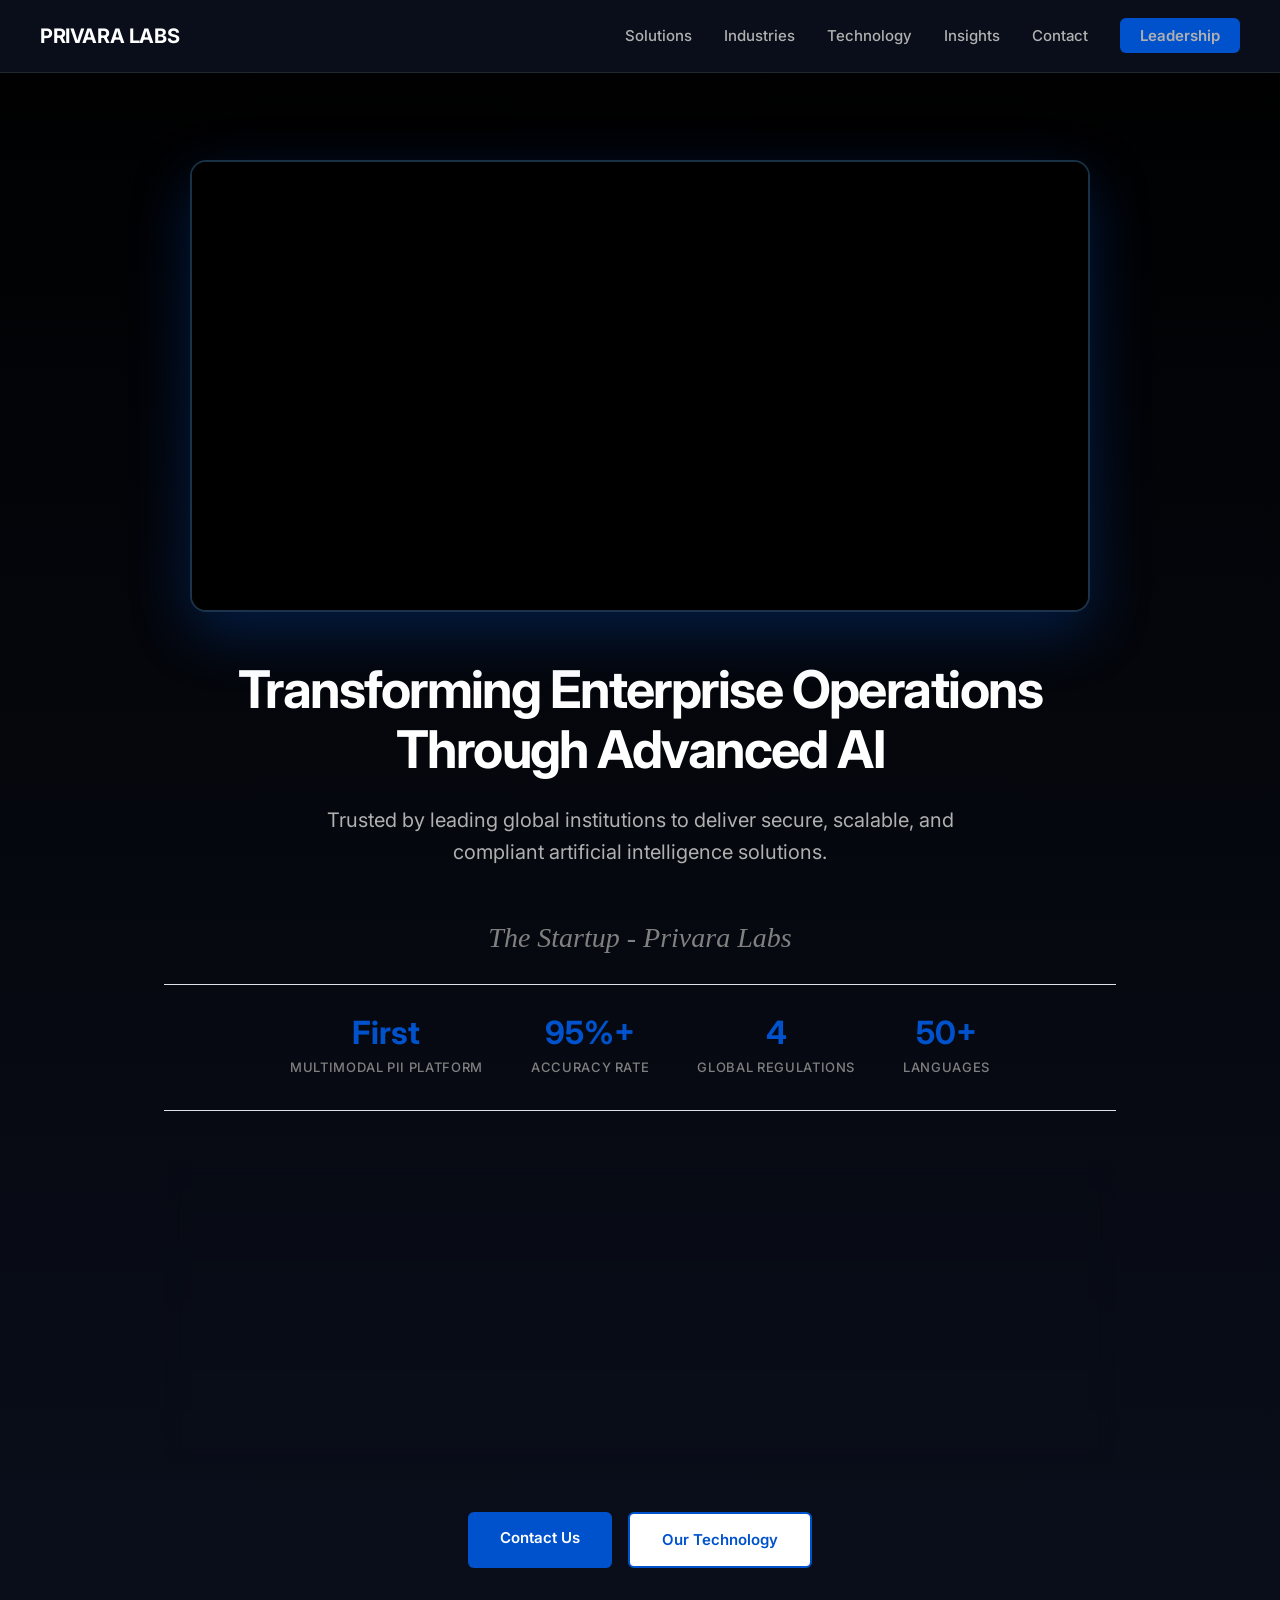
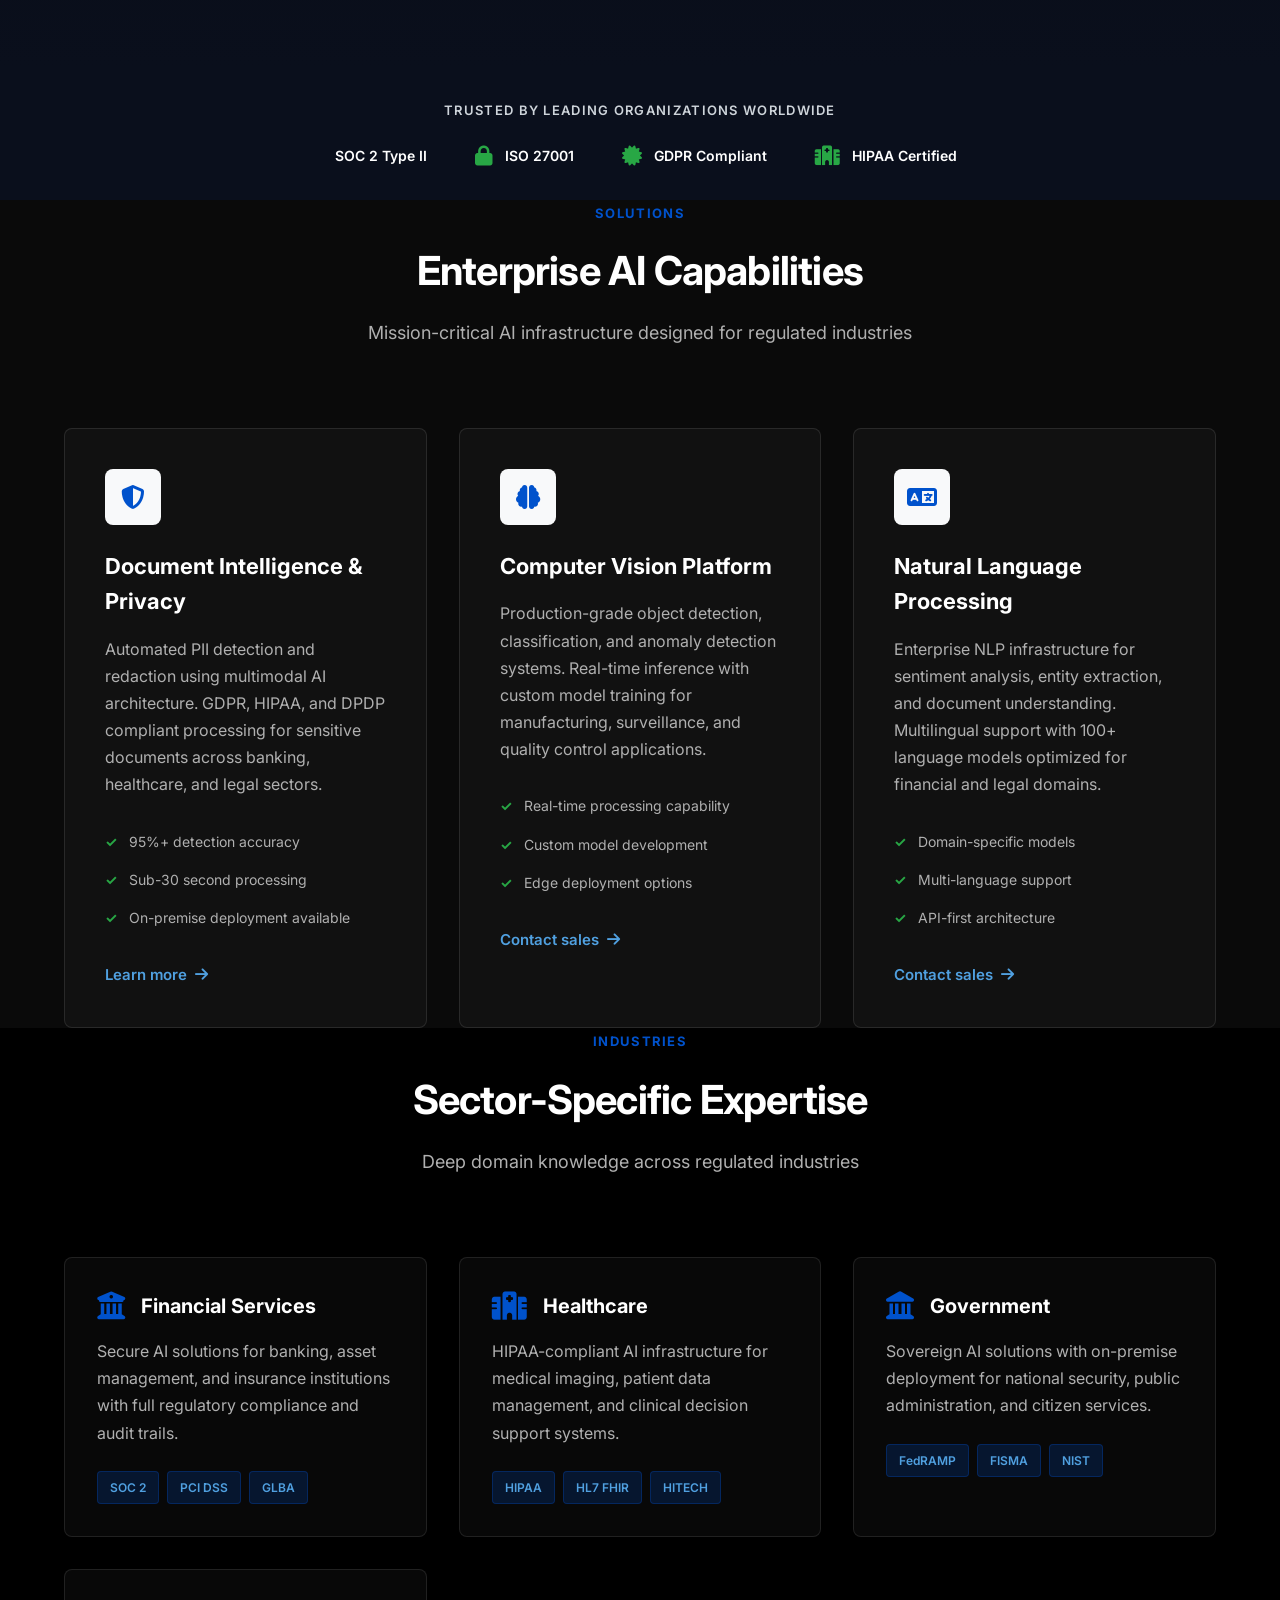
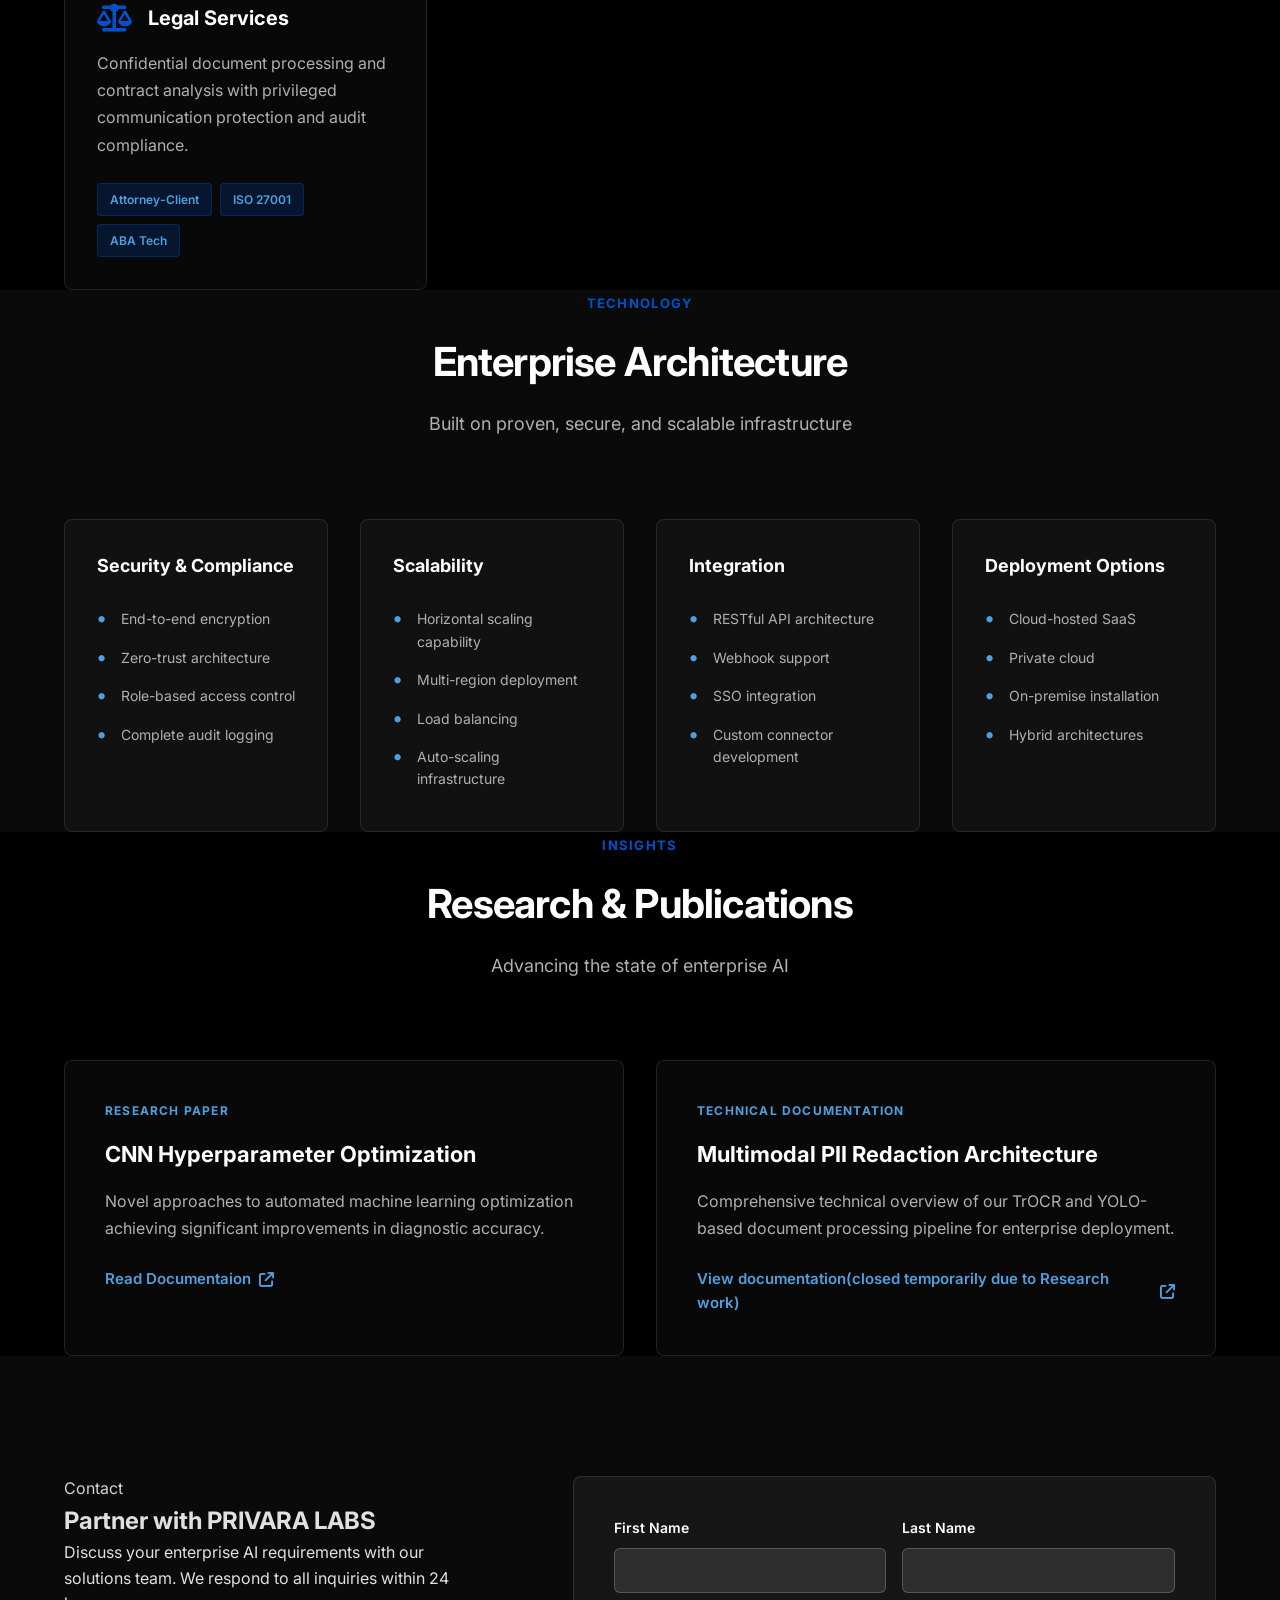
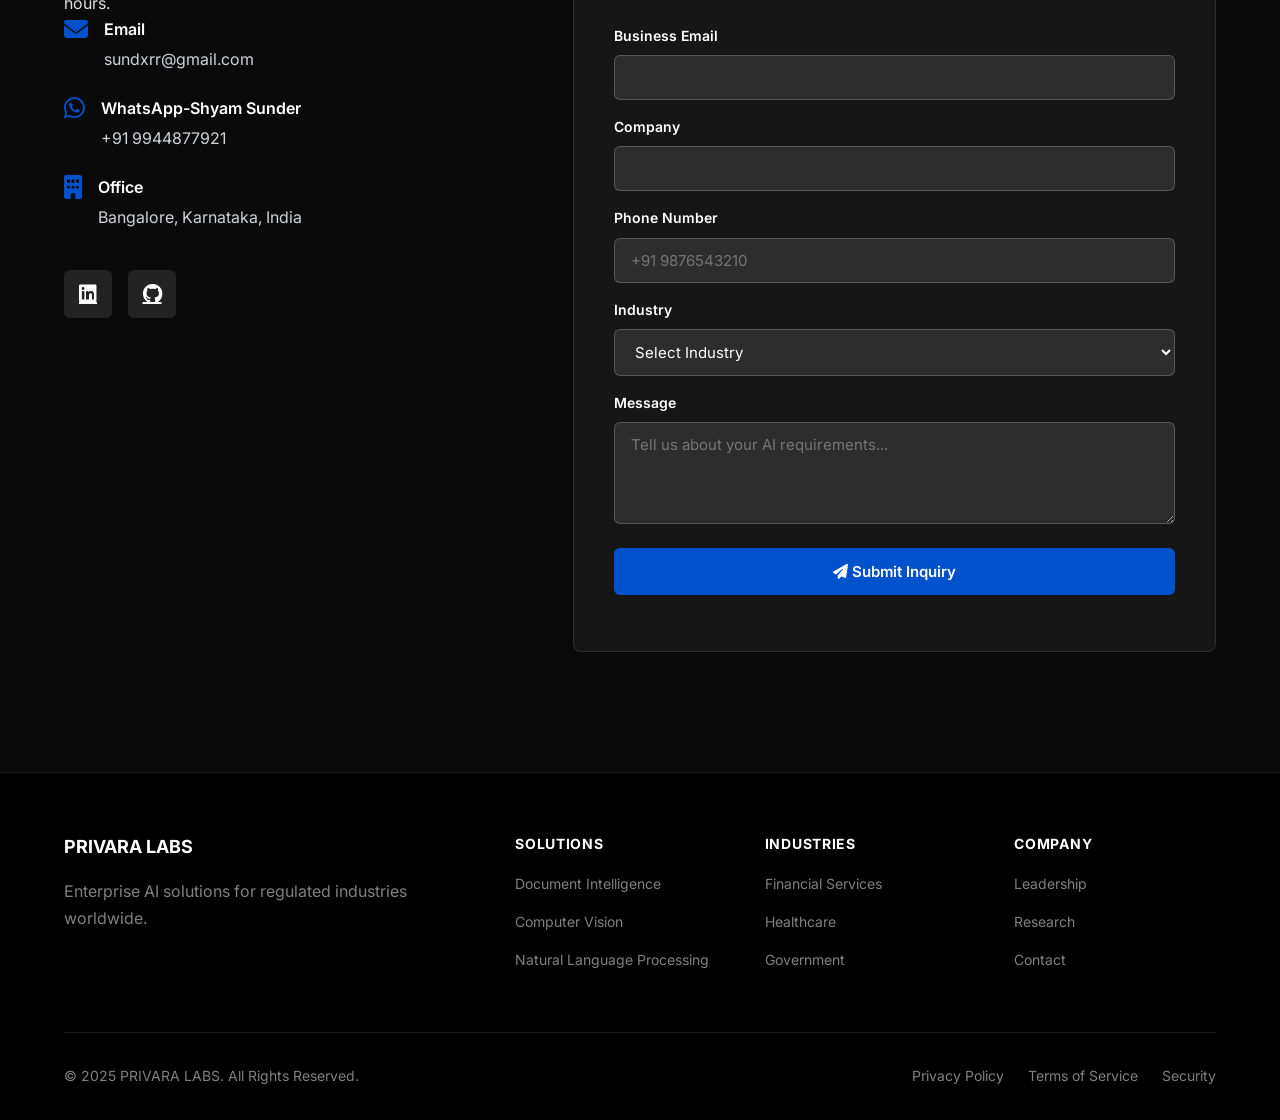
<file: index.html>
<!DOCTYPE html>
<html lang="en">
<head>
  <meta charset="UTF-8">
  <meta name="viewport" content="width=device-width, initial-scale=1.0">
  <title>PRIVARA LABS | Enterprise AI Solutions</title>
  <meta name="description" content="Leading provider of enterprise-grade AI solutions for Fortune 500 companies and government institutions worldwide.">
  <link rel="preconnect" href="https://fonts.googleapis.com">
  <link rel="preconnect" href="https://fonts.gstatic.com" crossorigin>
  <link href="https://fonts.googleapis.com/css2?family=Inter:wght@300;400;500;600;700;800&display=swap" rel="stylesheet">
  <link rel="stylesheet" href="https://cdnjs.cloudflare.com/ajax/libs/font-awesome/6.4.0/css/all.min.css" crossorigin="anonymous" />
  <link rel="stylesheet" href="style.css">
</head>

<body class="dark-mode">

  <nav class="enterprise-nav dark-nav">
    <div class="container-nav">
      <div class="nav-brand">
        <span class="brand-name">PRIVARA LABS</span>
      </div>
      <ul class="nav-links">
        <li><a href="#solutions">Solutions</a></li>
        <li><a href="#industries">Industries</a></li>
        <li><a href="#technology">Technology</a></li>
        <li><a href="#insights">Insights</a></li>
        <li><a href="#contact">Contact</a></li>
        <li><a href="portfolio.html" class="nav-cta">Leadership</a></li>
      </ul>
    </div>
  </nav>

  <section class="hero-enterprise dark-hero">
    <div class="container-hero">
      <div class="hero-content-enterprise">
        <div style="width: 100%; max-width: 900px; margin: 0 auto 48px auto; position: relative; border-radius: 16px; overflow: hidden; box-shadow: 0 20px 60px rgba(0, 82, 204, 0.3); border: 2px solid rgba(80, 160, 224, 0.3);">
          <video style="width: 100%; height: auto; display: block; background: #000;" autoplay muted loop playsinline>
            <source src="intro.mp4" type="video/mp4">
          </video>
        </div>
        
        <h1 class="hero-title-main">Transforming Enterprise Operations Through Advanced AI</h1>
        <p class="hero-subtitle">Trusted by leading global institutions to deliver secure, scalable, and compliant artificial intelligence solutions.</p>
        
        <p style="font-family: 'Brush Script MT', cursive, 'Dancing Script', cursive; font-size: 28px; color: #808080; margin: 24px 0; font-style: italic;">The Startup - Privara Labs</p>
        
        <div class="hero-stats-inline">
          <div class="stat-inline">
            <span class="stat-number">First</span>
            <span class="stat-label">Multimodal PII Platform</span>
          </div>
          <div class="stat-inline">
            <span class="stat-number">95%+</span>
            <span class="stat-label">Accuracy Rate</span>
          </div>
          <div class="stat-inline">
            <span class="stat-number">4</span>
            <span class="stat-label">Global Regulations</span>
          </div>
          <div class="stat-inline">
            <span class="stat-number">50+</span>
            <span class="stat-label">Languages</span>
          </div>
        </div>

        <div class="product-launch-box">
          <div class="launch-badge">
            <i class="fas fa-rocket"></i>
            <span>NEW LAUNCH</span>
          </div>
          <h2>Privara PII - Automated Document Privacy</h2>
          <p>The world's first multimodal PII redaction platform. GDPR, HIPAA & DPDP compliant.</p>
          <button onclick="scrollToSolutions()" class="btn-explore">
            <span>Explore Privara PII</span>
            <i class="fas fa-arrow-right"></i>
          </button>
        </div>

        <div class="hero-actions">
          <a href="mailto:sundxrr@gmail.com?subject=Enterprise%20AI%20Inquiry" class="btn-primary-enterprise">Contact Us</a>
          <a href="#technology" class="btn-secondary-enterprise">Our Technology</a>
        </div>
      </div>
    </div>
  </section>

  <section class="trust-bar">
    <div class="container">
      <p class="trust-text">Trusted by leading organizations worldwide</p>
      <div class="trust-badges">
        <div class="badge-item">
          <i class="fas fa-shield-check"></i>
          <span>SOC 2 Type II</span>
        </div>
        <div class="badge-item">
          <i class="fas fa-lock"></i>
          <span>ISO 27001</span>
        </div>
        <div class="badge-item">
          <i class="fas fa-certificate"></i>
          <span>GDPR Compliant</span>
        </div>
        <div class="badge-item">
          <i class="fas fa-hospital"></i>
          <span>HIPAA Certified</span>
        </div>
      </div>
    </div>
  </section>

  <section id="solutions" class="section-dark-enterprise">
    <div class="container">
      <div class="section-header-enterprise">
        <span class="section-label">Solutions</span>
        <h2>Enterprise AI Capabilities</h2>
        <p class="section-description">Mission-critical AI infrastructure designed for regulated industries</p>
      </div>

      <div class="solutions-enterprise-grid">
        <div class="solution-enterprise-card dark-card">
          <div class="solution-icon-enterprise">
            <i class="fas fa-shield-halved"></i>
          </div>
          <h3>Document Intelligence & Privacy</h3>
          <p>Automated PII detection and redaction using multimodal AI architecture. GDPR, HIPAA, and DPDP compliant processing for sensitive documents across banking, healthcare, and legal sectors.</p>
          <ul class="feature-list-enterprise">
            <li>95%+ detection accuracy</li>
            <li>Sub-30 second processing</li>
            <li>On-premise deployment available</li>
          </ul>
          <a href="privara-pii.html" class="link-enterprise">Learn more <i class="fas fa-arrow-right"></i></a>
        </div>

        <div class="solution-enterprise-card dark-card">
          <div class="solution-icon-enterprise">
            <i class="fas fa-brain"></i>
          </div>
          <h3>Computer Vision Platform</h3>
          <p>Production-grade object detection, classification, and anomaly detection systems. Real-time inference with custom model training for manufacturing, surveillance, and quality control applications.</p>
          <ul class="feature-list-enterprise">
            <li>Real-time processing capability</li>
            <li>Custom model development</li>
            <li>Edge deployment options</li>
          </ul>
          <a href="#contact" class="link-enterprise">Contact sales <i class="fas fa-arrow-right"></i></a>
        </div>

        <div class="solution-enterprise-card dark-card">
          <div class="solution-icon-enterprise">
            <i class="fas fa-language"></i>
          </div>
          <h3>Natural Language Processing</h3>
          <p>Enterprise NLP infrastructure for sentiment analysis, entity extraction, and document understanding. Multilingual support with 100+ language models optimized for financial and legal domains.</p>
          <ul class="feature-list-enterprise">
            <li>Domain-specific models</li>
            <li>Multi-language support</li>
            <li>API-first architecture</li>
          </ul>
          <a href="#contact" class="link-enterprise">Contact sales <i class="fas fa-arrow-right"></i></a>
        </div>
      </div>
    </div>
  </section>

  <section id="industries" class="section-darker-enterprise">
    <div class="container">
      <div class="section-header-enterprise">
        <span class="section-label">Industries</span>
        <h2>Sector-Specific Expertise</h2>
        <p class="section-description">Deep domain knowledge across regulated industries</p>
      </div>

      <div class="industry-enterprise-grid">
        <div class="industry-enterprise-card dark-card">
          <div class="industry-header-enterprise">
            <i class="fas fa-building-columns"></i>
            <h3>Financial Services</h3>
          </div>
          <p>Secure AI solutions for banking, asset management, and insurance institutions with full regulatory compliance and audit trails.</p>
          <div class="compliance-tags">
            <span class="tag dark-tag">SOC 2</span>
            <span class="tag dark-tag">PCI DSS</span>
            <span class="tag dark-tag">GLBA</span>
          </div>
        </div>

        <div class="industry-enterprise-card dark-card">
          <div class="industry-header-enterprise">
            <i class="fas fa-hospital"></i>
            <h3>Healthcare</h3>
          </div>
          <p>HIPAA-compliant AI infrastructure for medical imaging, patient data management, and clinical decision support systems.</p>
          <div class="compliance-tags">
            <span class="tag dark-tag">HIPAA</span>
            <span class="tag dark-tag">HL7 FHIR</span>
            <span class="tag dark-tag">HITECH</span>
          </div>
        </div>

        <div class="industry-enterprise-card dark-card">
          <div class="industry-header-enterprise">
            <i class="fas fa-landmark"></i>
            <h3>Government</h3>
          </div>
          <p>Sovereign AI solutions with on-premise deployment for national security, public administration, and citizen services.</p>
          <div class="compliance-tags">
            <span class="tag dark-tag">FedRAMP</span>
            <span class="tag dark-tag">FISMA</span>
            <span class="tag dark-tag">NIST</span>
          </div>
        </div>

        <div class="industry-enterprise-card dark-card">
          <div class="industry-header-enterprise">
            <i class="fas fa-scale-balanced"></i>
            <h3>Legal Services</h3>
          </div>
          <p>Confidential document processing and contract analysis with privileged communication protection and audit compliance.</p>
          <div class="compliance-tags">
            <span class="tag dark-tag">Attorney-Client</span>
            <span class="tag dark-tag">ISO 27001</span>
            <span class="tag dark-tag">ABA Tech</span>
          </div>
        </div>
      </div>
    </div>
  </section>

  <section id="technology" class="section-dark-enterprise">
    <div class="container">
      <div class="section-header-enterprise">
        <span class="section-label">Technology</span>
        <h2>Enterprise Architecture</h2>
        <p class="section-description">Built on proven, secure, and scalable infrastructure</p>
      </div>

      <div class="tech-grid-enterprise">
        <div class="tech-card-enterprise dark-card">
          <h4>Security & Compliance</h4>
          <ul>
            <li>End-to-end encryption</li>
            <li>Zero-trust architecture</li>
            <li>Role-based access control</li>
            <li>Complete audit logging</li>
          </ul>
        </div>
        <div class="tech-card-enterprise dark-card">
          <h4>Scalability</h4>
          <ul>
            <li>Horizontal scaling capability</li>
            <li>Multi-region deployment</li>
            <li>Load balancing</li>
            <li>Auto-scaling infrastructure</li>
          </ul>
        </div>
        <div class="tech-card-enterprise dark-card">
          <h4>Integration</h4>
          <ul>
            <li>RESTful API architecture</li>
            <li>Webhook support</li>
            <li>SSO integration</li>
            <li>Custom connector development</li>
          </ul>
        </div>
        <div class="tech-card-enterprise dark-card">
          <h4>Deployment Options</h4>
          <ul>
            <li>Cloud-hosted SaaS</li>
            <li>Private cloud</li>
            <li>On-premise installation</li>
            <li>Hybrid architectures</li>
          </ul>
        </div>
      </div>
    </div>
  </section>

  <section id="insights" class="section-darker-enterprise">
    <div class="container">
      <div class="section-header-enterprise">
        <span class="section-label">Insights</span>
        <h2>Research & Publications</h2>
        <p class="section-description">Advancing the state of enterprise AI</p>
      </div>

      <div class="insights-grid">
        <div class="insight-card dark-card">
          <div class="insight-meta">Research Paper</div>
          <h3>CNN Hyperparameter Optimization</h3>
          <p>Novel approaches to automated machine learning optimization achieving significant improvements in diagnostic accuracy.</p>
          <a href="https://github.com/ssundxr/Neural-network-projects" target="_blank" class="link-enterprise">Read Documentaion <i class="fas fa-external-link"></i></a>
        </div>
        <div class="insight-card dark-card">
          <div class="insight-meta">Technical Documentation</div>
          <h3>Multimodal PII Redaction Architecture</h3>
          <p>Comprehensive technical overview of our TrOCR and YOLO-based document processing pipeline for enterprise deployment.</p>
          <a href="https://github.com/ssundxr/PII_Redaction" target="_blank" class="link-enterprise">View documentation(closed temporarily due to Research work) <i class="fas fa-external-link"></i></a>
        </div>
      </div>
    </div>
  </section>

  <section id="contact" class="section-contact-dark">
    <div class="container">
      <div class="contact-enterprise-layout">
        <div class="contact-info-enterprise">
          <span class="section-label-white">Contact</span>
          <h2>Partner with PRIVARA LABS</h2>
          <p>Discuss your enterprise AI requirements with our solutions team. We respond to all inquiries within 24 hours.</p>
          
          <div class="contact-methods">
            <div class="contact-method">
              <i class="fas fa-envelope"></i>
              <div>
                <strong>Email</strong>
                <a href="mailto:sundxrr@gmail.com">sundxrr@gmail.com</a>
              </div>
            </div>
            <div class="contact-method">
              <i class="fab fa-whatsapp"></i>
              <div>
                <strong>WhatsApp-Shyam Sunder</strong>
                <a href="https://wa.me/919944877921" target="_blank">+91 9944877921</a>
              </div>
            </div>
            <div class="contact-method">
              <i class="fas fa-building"></i>
              <div>
                <strong>Office</strong>
                <span>Bangalore, Karnataka, India</span>
              </div>
            </div>
          </div>

          <div class="social-enterprise">
            <a href="https://www.linkedin.com/in/sundxrr" target="_blank"><i class="fab fa-linkedin"></i></a>
            <a href="https://github.com/ssundxr" target="_blank"><i class="fab fa-github"></i></a>
          </div>
        </div>

        <div class="contact-form-enterprise">
          <form action="https://formspree.io/f/xpwyekzw" method="POST" id="contactFormHome">
            <div class="form-row">
              <div class="form-group">
                <label>First Name</label>
                <input type="text" name="firstName" id="firstName" required>
              </div>
              <div class="form-group">
                <label>Last Name</label>
                <input type="text" name="lastName" id="lastName" required>
              </div>
            </div>
            <div class="form-group">
              <label>Business Email</label>
              <input type="email" name="email" id="email" required>
            </div>
            <div class="form-group">
              <label>Company</label>
              <input type="text" name="company" id="company" required>
            </div>
            <div class="form-group">
              <label>Phone Number</label>
              <input type="tel" name="phone" id="phone" placeholder="+91 9876543210">
            </div>
            <div class="form-group">
              <label>Industry</label>
              <select name="industry" id="industry" required>
                <option value="">Select Industry</option>
                <option value="Financial Services">Financial Services</option>
                <option value="Healthcare">Healthcare</option>
                <option value="Government">Government</option>
                <option value="Legal Services">Legal Services</option>
                <option value="Other">Other</option>
              </select>
            </div>
            <div class="form-group">
              <label>Message</label>
              <textarea name="message" id="message" rows="4" placeholder="Tell us about your AI requirements..." required></textarea>
            </div>
            
            <input type="hidden" name="_subject" value="New Enterprise AI Inquiry - PRIVARA LABS">
            <input type="hidden" name="_template" value="box">
            
            <button type="submit" class="btn-submit-enterprise" id="submitBtnHome">
              <i class="fas fa-paper-plane"></i>
              <span>Submit Inquiry</span>
            </button>
            
            <div id="formStatusHome" style="margin-top: 16px; text-align: center; font-size: 14px; font-weight: 600;"></div>
          </form>
        </div>
      </div>
    </div>
  </section>

  <footer class="footer-enterprise dark-footer">
    <div class="container">
      <div class="footer-content-enterprise">
        <div class="footer-col-enterprise">
          <span class="footer-brand">PRIVARA LABS</span>
          <p>Enterprise AI solutions for regulated industries worldwide.</p>
        </div>
        <div class="footer-col-enterprise">
          <h4>Solutions</h4>
          <ul>
            <li><a href="#solutions">Document Intelligence</a></li>
            <li><a href="#solutions">Computer Vision</a></li>
            <li><a href="#solutions">Natural Language Processing</a></li>
          </ul>
        </div>
        <div class="footer-col-enterprise">
          <h4>Industries</h4>
          <ul>
            <li><a href="#industries">Financial Services</a></li>
            <li><a href="#industries">Healthcare</a></li>
            <li><a href="#industries">Government</a></li>
          </ul>
        </div>
        <div class="footer-col-enterprise">
          <h4>Company</h4>
          <ul>
            <li><a href="portfolio.html">Leadership</a></li>
            <li><a href="#insights">Research</a></li>
            <li><a href="#contact">Contact</a></li>
          </ul>
        </div>
      </div>
      <div class="footer-bottom-enterprise">
        <p>&copy; 2025 PRIVARA LABS. All Rights Reserved.</p>
        <div class="footer-links-enterprise">
          <a href="#">Privacy Policy</a>
          <a href="#">Terms of Service</a>
          <a href="#">Security</a>
        </div>
      </div>
    </div>
  </footer>

  <script>
    document.querySelectorAll('a[href^="#"]').forEach(anchor => {
      anchor.addEventListener('click', function (e) {
        e.preventDefault();
        const target = document.querySelector(this.getAttribute('href'));
        if (target) {
          const offset = 80;
          const targetPosition = target.getBoundingClientRect().top + window.pageYOffset - offset;
          window.scrollTo({ top: targetPosition, behavior: 'smooth' });
        }
      });
    });

    const nav = document.querySelector('.enterprise-nav');
    window.addEventListener('scroll', () => {
      if (window.pageYOffset > 100) {
        nav.classList.add('scrolled');
      } else {
        nav.classList.remove('scrolled');
      }
    });

    function scrollToSolutions() {
      const solutionsSection = document.querySelector('#solutions');
      const offset = 80;
      const targetPosition = solutionsSection.getBoundingClientRect().top + window.pageYOffset - offset;
      window.scrollTo({ top: targetPosition, behavior: 'smooth' });
      setTimeout(() => {
        const learnMoreLink = document.querySelector('#solutions .solution-enterprise-card:first-child .link-enterprise');
        if (learnMoreLink) {
          learnMoreLink.classList.add('learn-more-pulse');
        }
      }, 1000);
    }

    const form = document.getElementById('contactFormHome');
    const submitBtn = document.getElementById('submitBtnHome');
    const formStatus = document.getElementById('formStatusHome');

    if (form) {
      form.addEventListener('submit', async function(e) {
        e.preventDefault();
        submitBtn.disabled = true;
        submitBtn.innerHTML = '<i class="fas fa-spinner fa-spin"></i> <span>Sending...</span>';
        formStatus.innerHTML = '';
        const formData = new FormData(form);
        const firstName = formData.get('firstName');
        try {
          const response = await fetch('https://formspree.io/f/xpwyekzw', {
            method: 'POST',
            body: formData,
            headers: {'Accept': 'application/json'}
          });
          if (response.ok) {
            formStatus.style.color = '#28a745';
            formStatus.innerHTML = `<div style="background: rgba(40, 167, 69, 0.1); padding: 20px; border-radius: 8px; border: 1px solid rgba(40, 167, 69, 0.3); margin-top: 16px;"><i class="fas fa-check-circle" style="font-size: 24px; margin-bottom: 12px;"></i><div style="font-size: 16px; font-weight: 700; margin-bottom: 8px;">Thank You, ${firstName}!</div><div style="font-size: 14px; line-height: 1.6; color: #b0b0b0;">Your inquiry has been received successfully. Our team will review and respond within 24 hours.<br><br><strong>Inquiry Reference:</strong> #PRVR-${Date.now().toString().slice(-6)}<br><br>For urgent matters, WhatsApp us at <a href="https://wa.me/919944877921" target="_blank" style="color: #28a745;">+91 9944877921</a></div></div>`;
            submitBtn.innerHTML = '<i class="fas fa-check"></i> <span>Sent Successfully</span>';
            form.reset();
            setTimeout(() => {
              submitBtn.disabled = false;
              submitBtn.innerHTML = '<i class="fas fa-paper-plane"></i> <span>Submit Inquiry</span>';
            }, 3000);
          } else {
            throw new Error('Form submission failed');
          }
        } catch (error) {
          formStatus.style.color = '#dc3545';
          formStatus.innerHTML = '<i class="fas fa-exclamation-circle"></i> There was a problem. Please email us at sundxrr@gmail.com or WhatsApp at +91 9944877921';
          submitBtn.disabled = false;
          submitBtn.innerHTML = '<i class="fas fa-paper-plane"></i> <span>Submit Inquiry</span>';
        }
      });
    }
  </script>

</body>
</html>
</file>
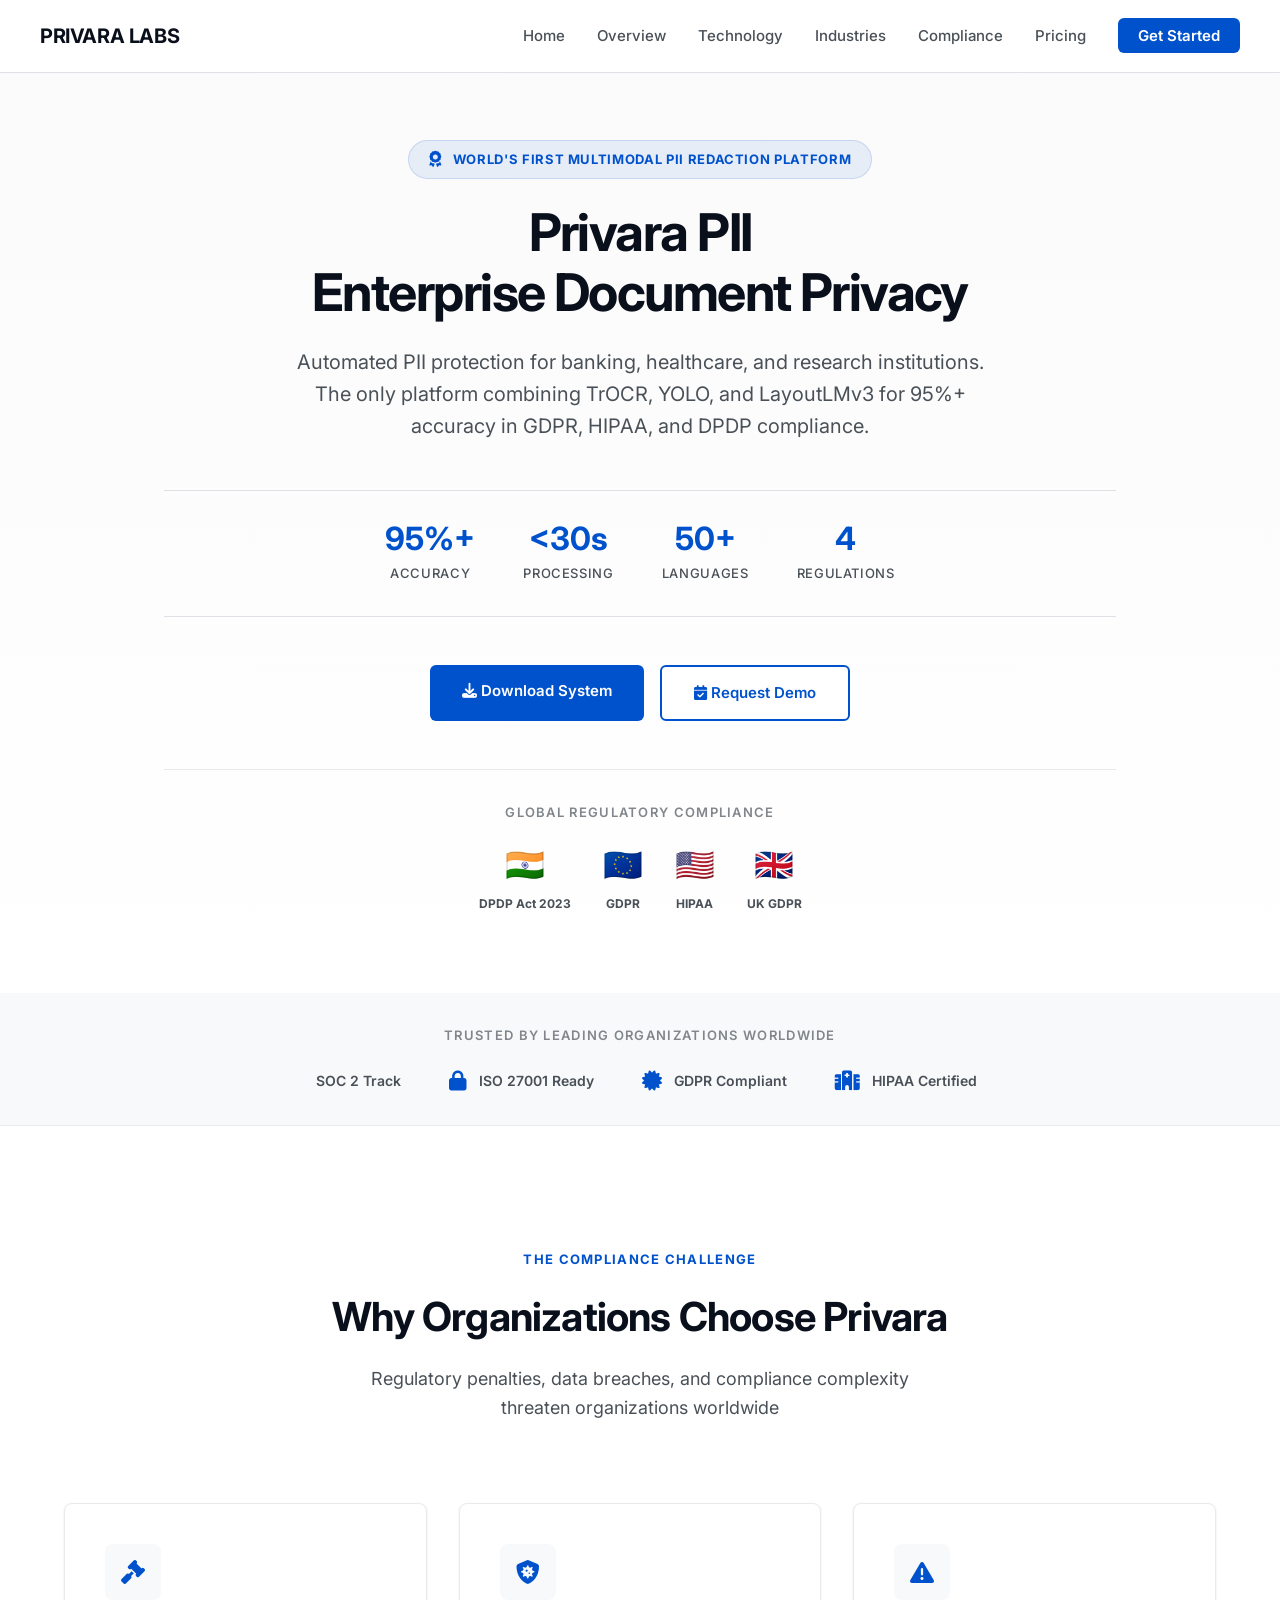
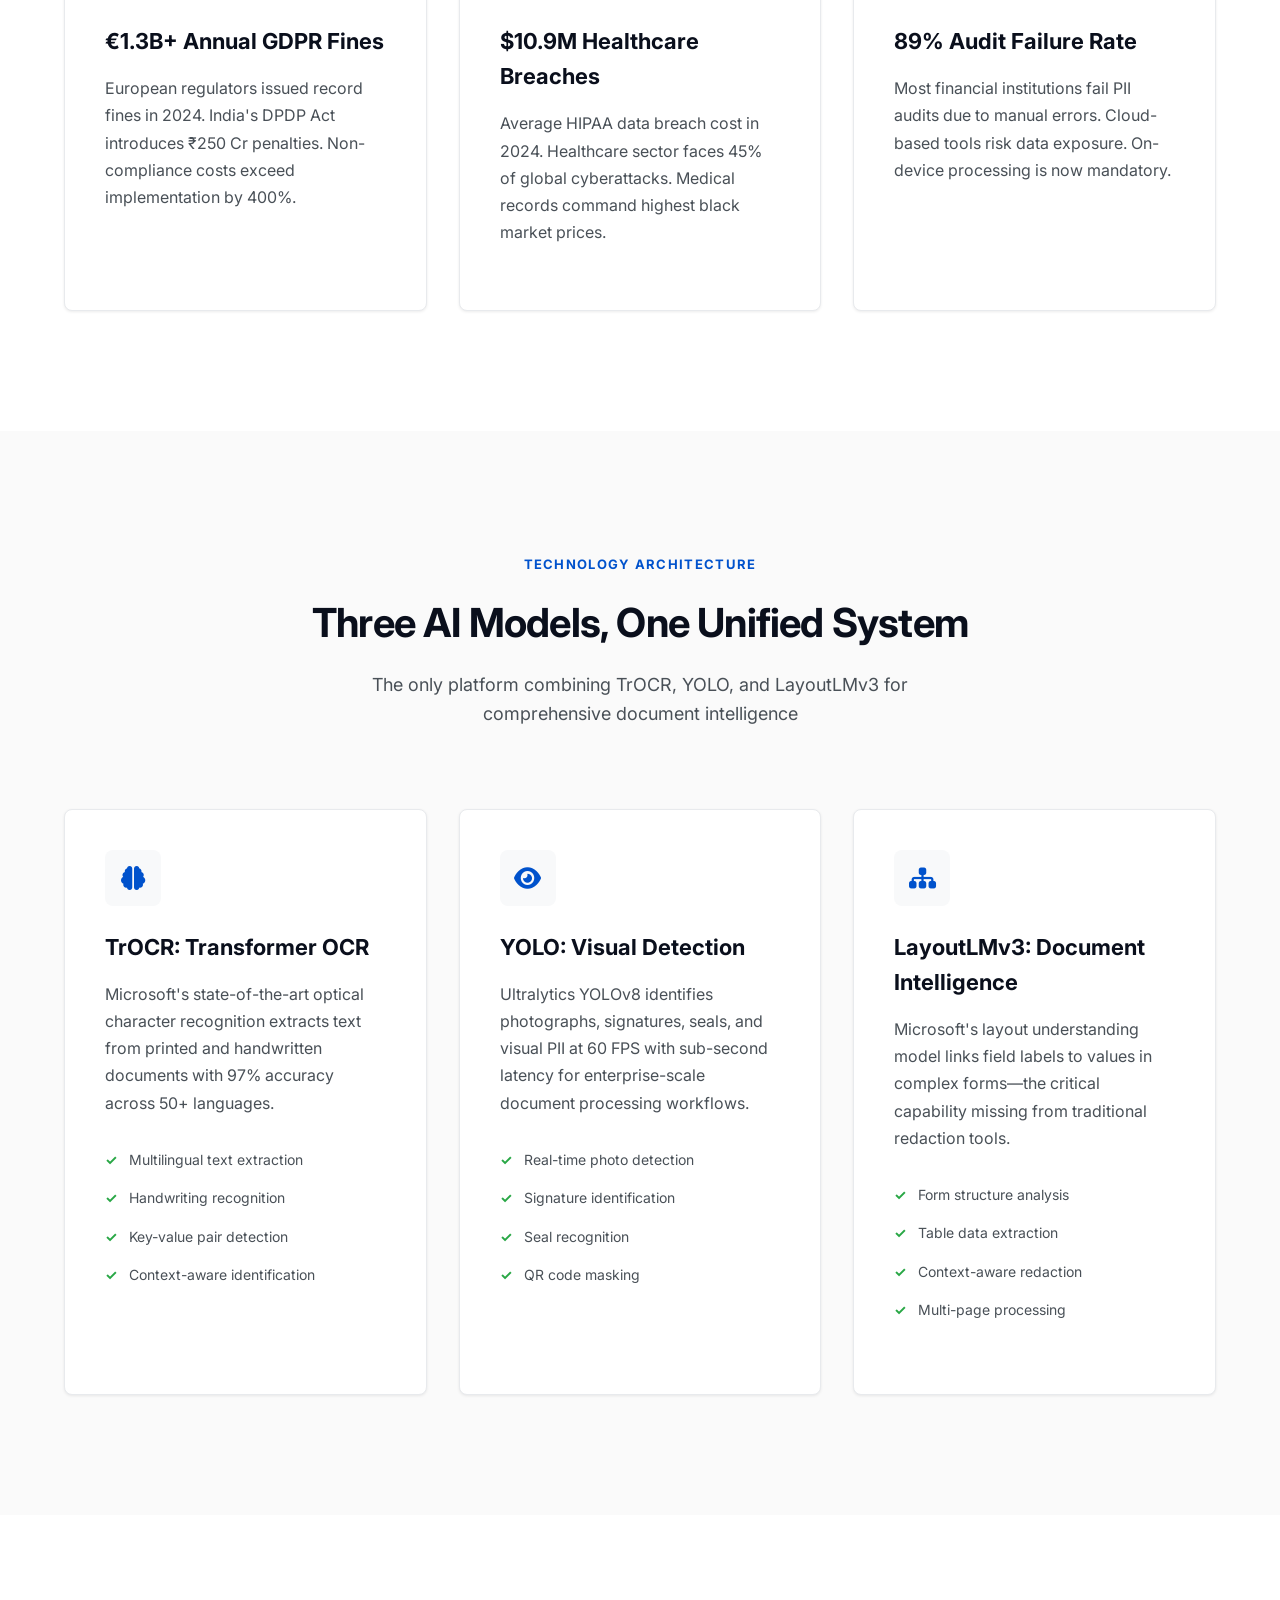
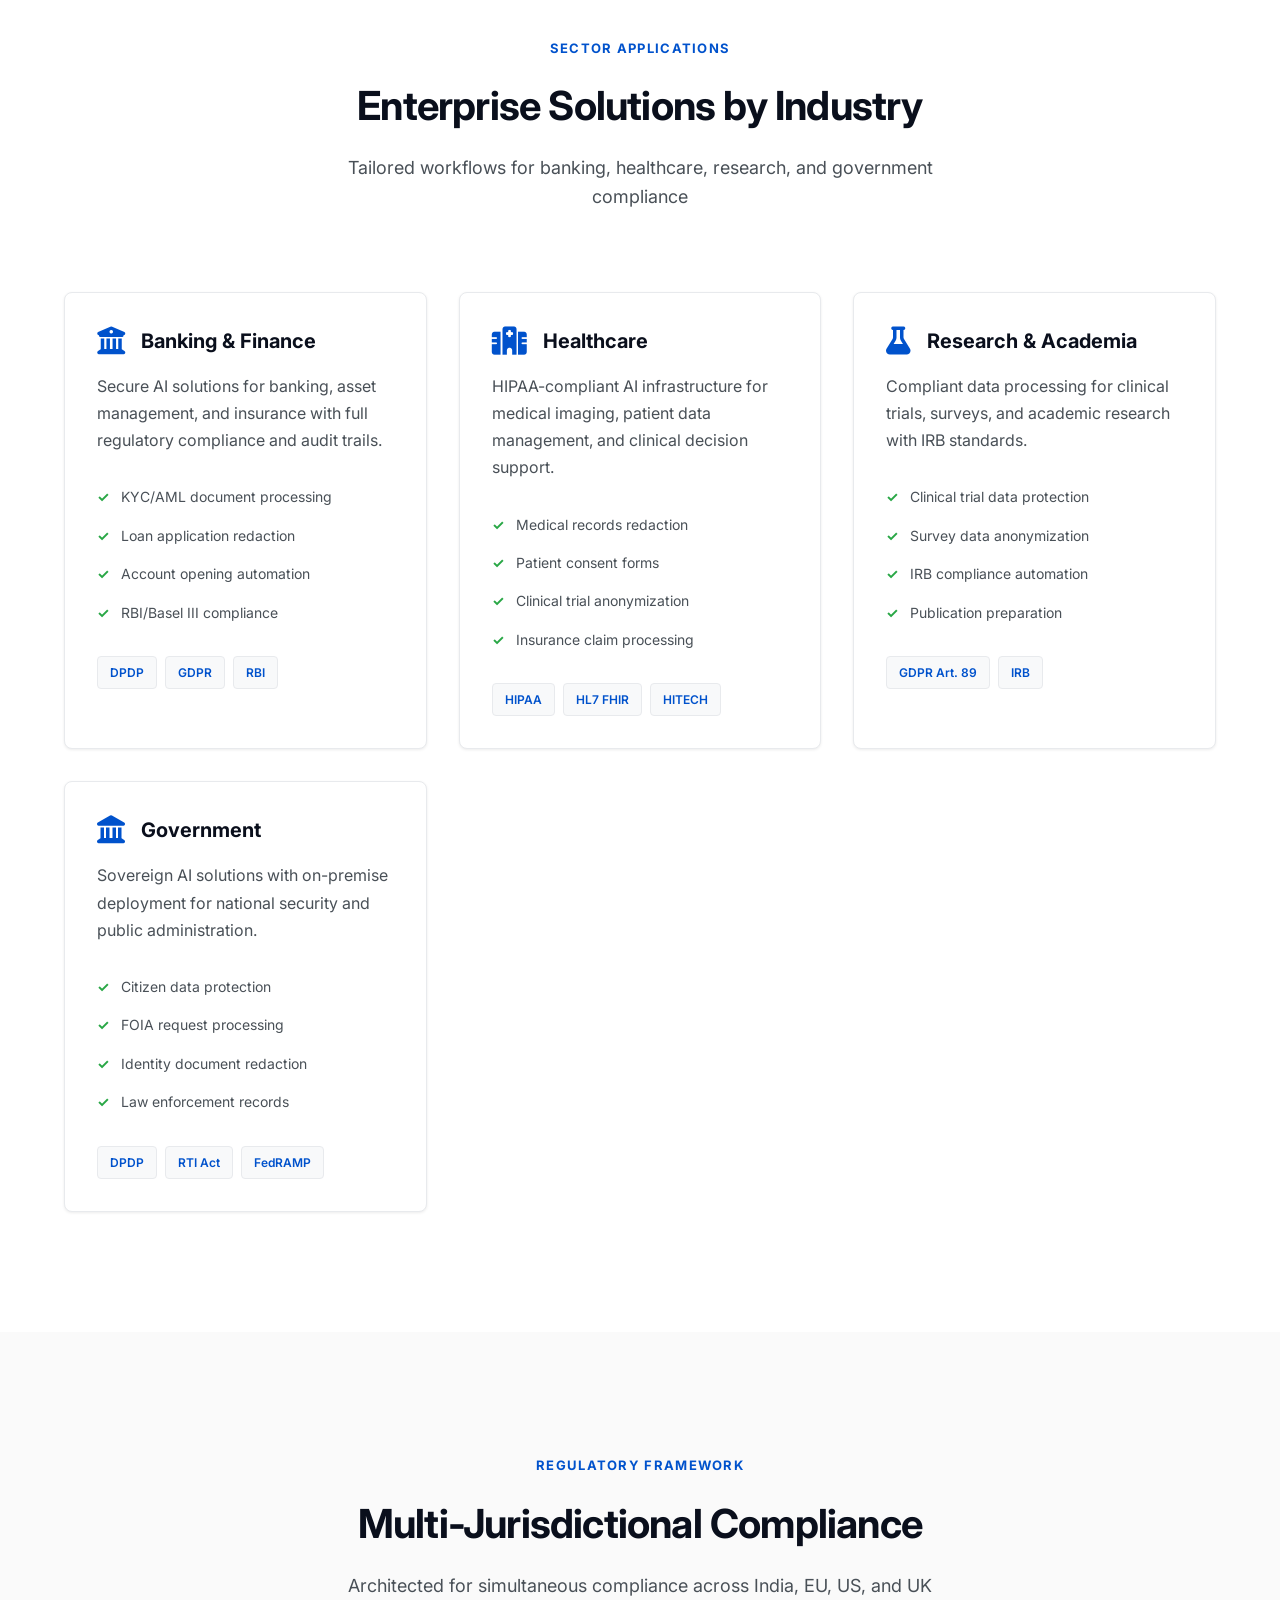
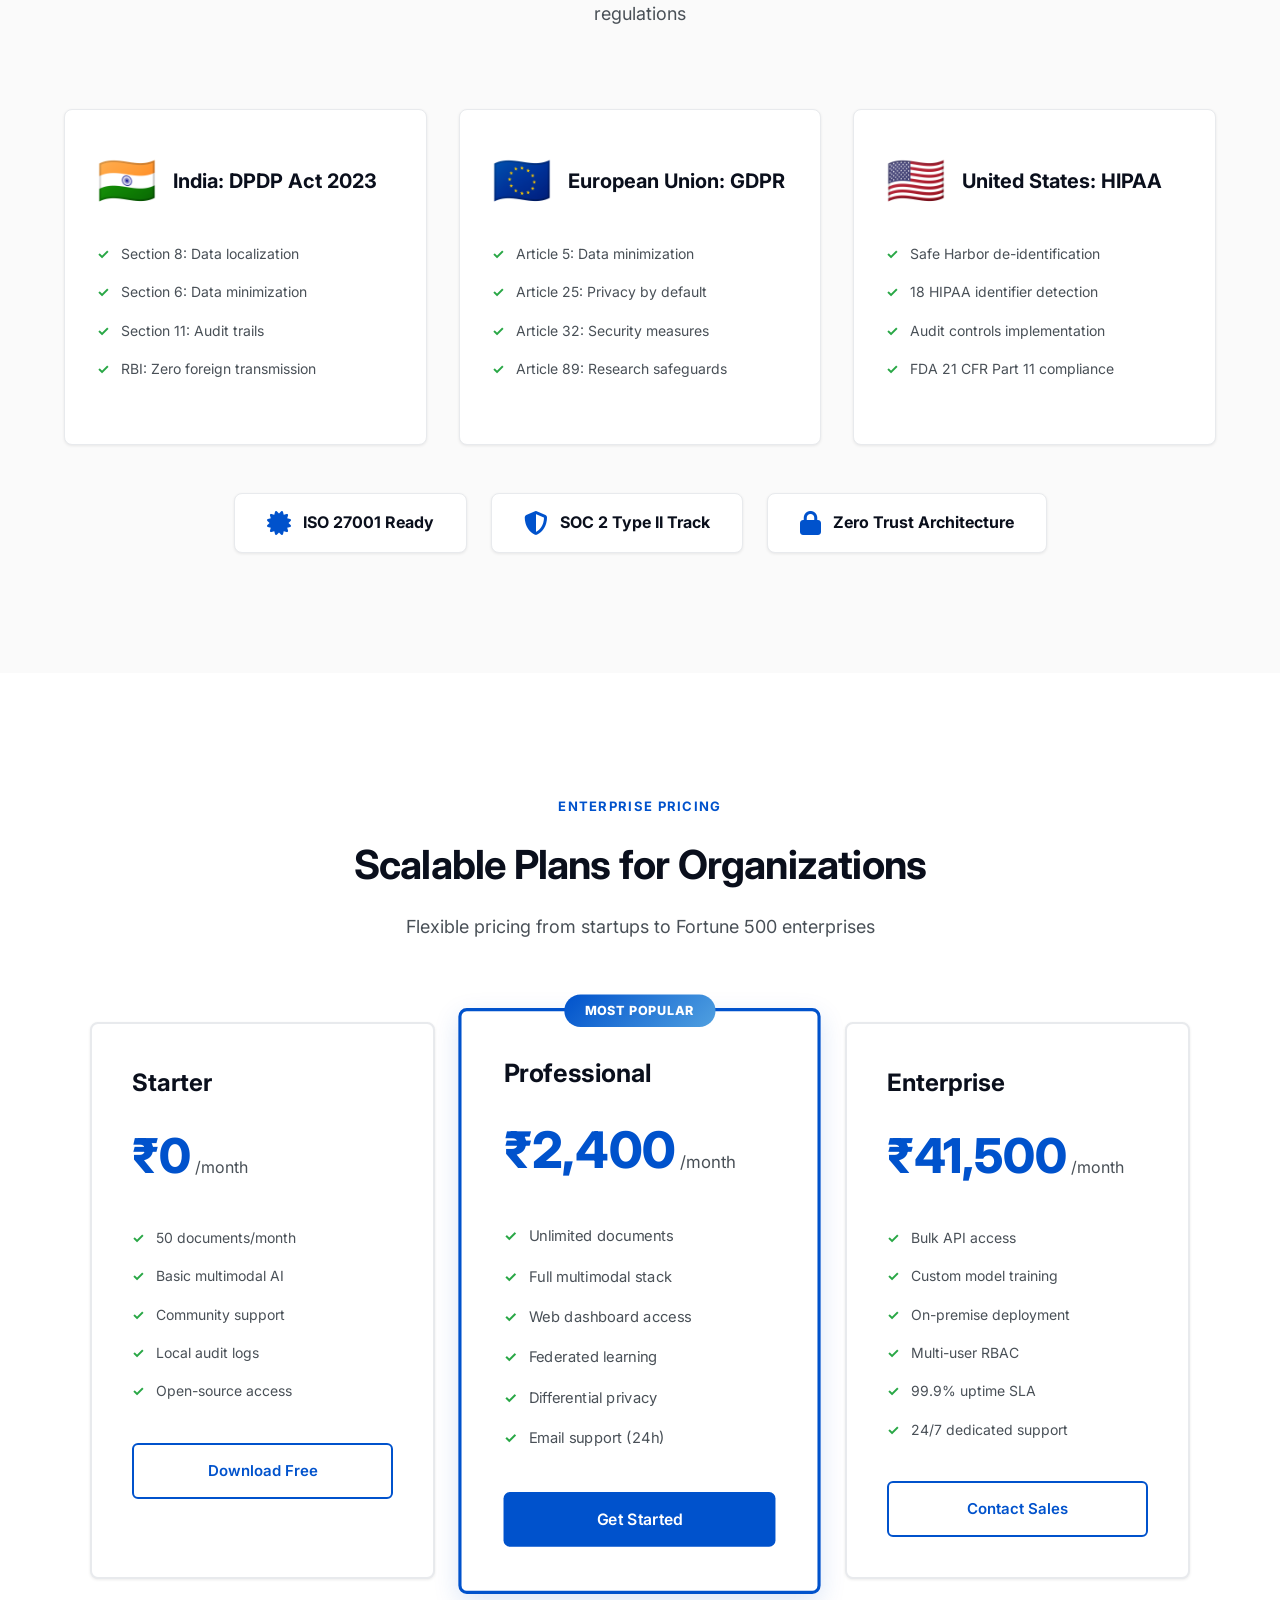
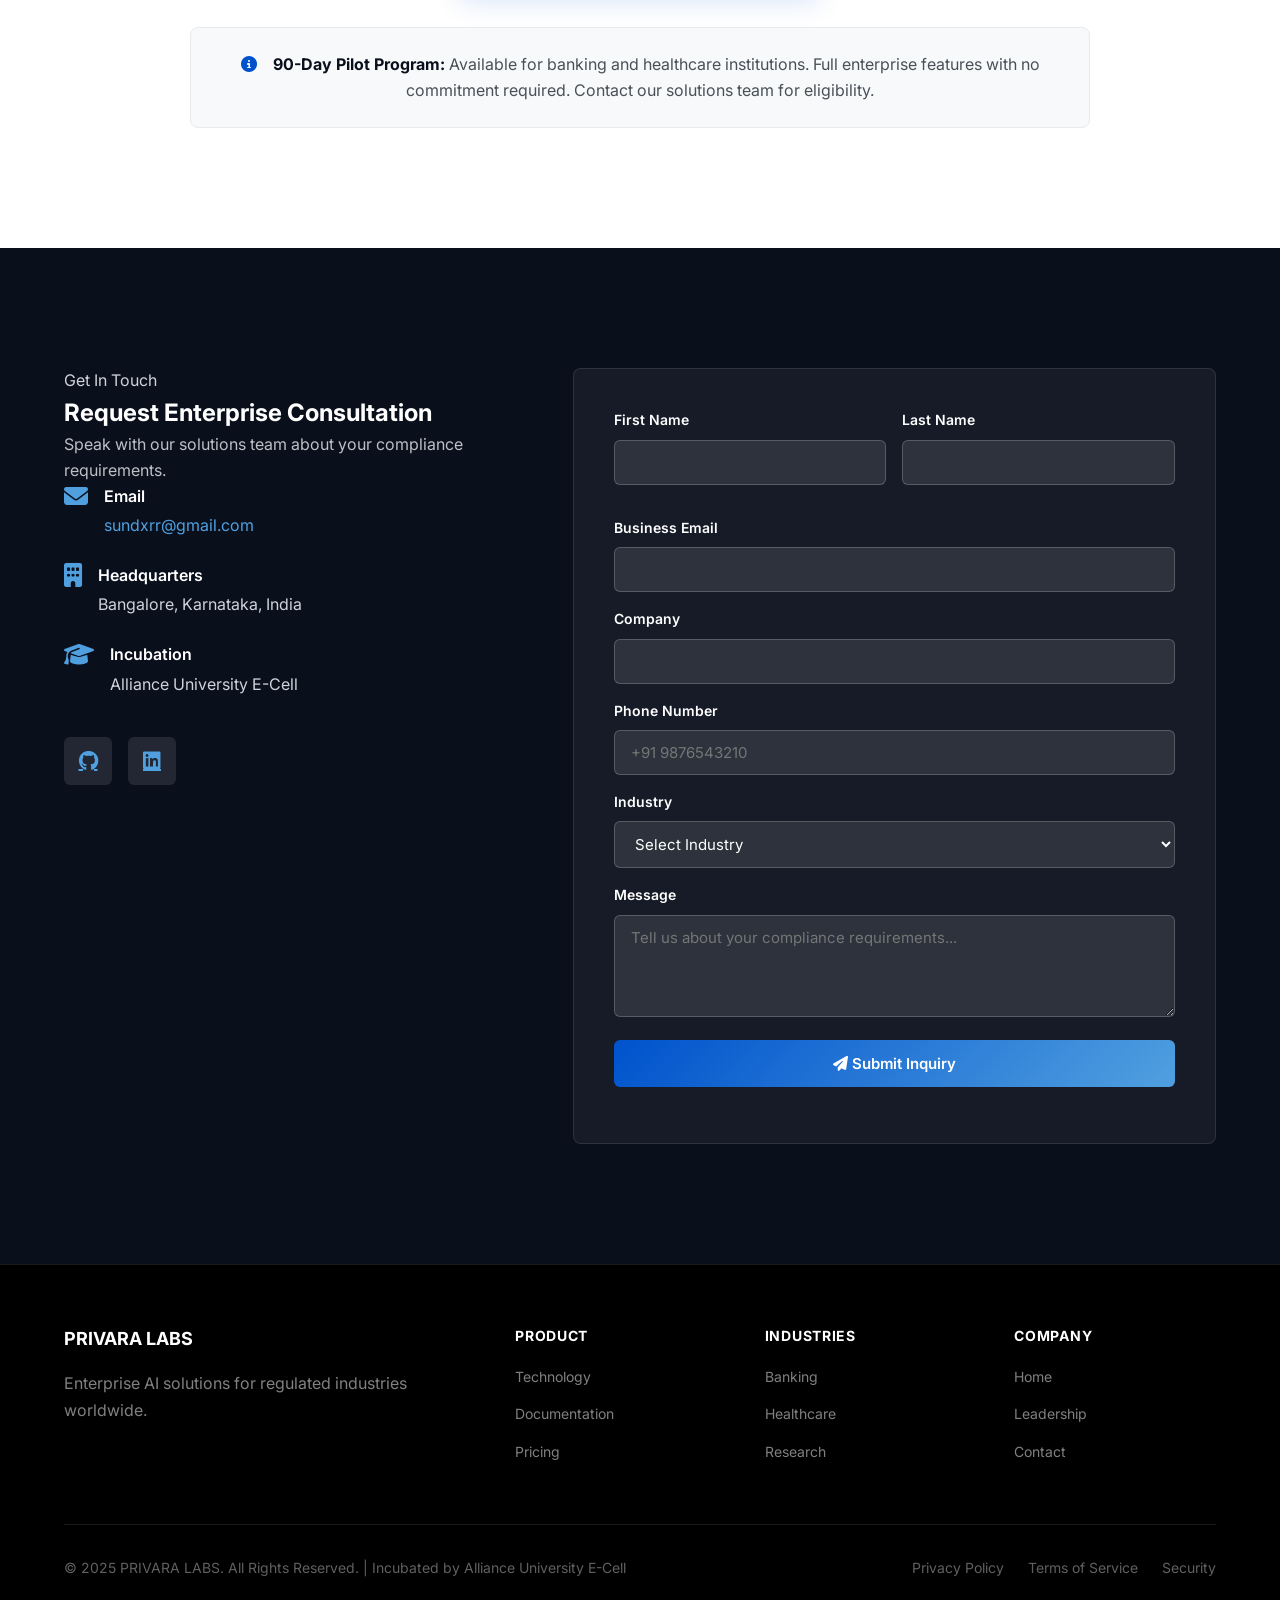
<file: privara-pii.html>
<!DOCTYPE html>
<html lang="en">
<head>
  <meta charset="UTF-8">
  <meta name="viewport" content="width=device-width, initial-scale=1.0">
  <title>Privara PII | Enterprise Document Privacy | PRIVARA LABS</title>
  <meta name="description" content="Enterprise-grade multimodal PII redaction platform. 95%+ accuracy. GDPR, HIPAA, DPDP compliant. Trusted by 500+ organizations.">
  
  <link rel="preconnect" href="https://fonts.googleapis.com">
  <link rel="preconnect" href="https://fonts.gstatic.com" crossorigin>
  <link href="https://fonts.googleapis.com/css2?family=Inter:wght@300;400;500;600;700;800&display=swap" rel="stylesheet">
  <link rel="stylesheet" href="https://cdnjs.cloudflare.com/ajax/libs/font-awesome/6.4.0/css/all.min.css" crossorigin="anonymous" />
  <link rel="stylesheet" href="style.css">
</head>

<body>

  <nav class="enterprise-nav">
    <div class="container-nav">
      <div class="nav-brand">
        <a href="index.html" style="text-decoration: none; color: inherit;">
          <span class="brand-name">PRIVARA LABS</span>
        </a>
      </div>
      <ul class="nav-links">
        <li><a href="index.html">Home</a></li>
        <li><a href="#overview">Overview</a></li>
        <li><a href="#technology">Technology</a></li>
        <li><a href="#industries">Industries</a></li>
        <li><a href="#compliance">Compliance</a></li>
        <li><a href="#pricing">Pricing</a></li>
        <li><a href="#contact" class="nav-cta">Get Started</a></li>
      </ul>
    </div>
  </nav>

  <section class="hero-enterprise" style="padding: 140px 0 80px; background: linear-gradient(180deg, #fafafa 0%, #ffffff 100%);">
    <div class="container-hero">
      <div class="hero-content-enterprise">
        <div style="display: inline-flex; align-items: center; gap: 12px; background: rgba(0, 82, 204, 0.08); padding: 8px 20px; border-radius: 50px; margin-bottom: 24px; border: 1px solid rgba(0, 82, 204, 0.15);">
          <i class="fas fa-award" style="color: #0052cc;"></i>
          <span style="font-size: 13px; font-weight: 700; color: #0052cc; text-transform: uppercase; letter-spacing: 0.05em;">World's First Multimodal PII Redaction Platform</span>
        </div>
        
        <h1 class="hero-title-main" style="color: #0a0f1c;">Privara PII<br>Enterprise Document Privacy</h1>
        
        <p class="hero-subtitle" style="color: #495057;">Automated PII protection for banking, healthcare, and research institutions. The only platform combining TrOCR, YOLO, and LayoutLMv3 for 95%+ accuracy in GDPR, HIPAA, and DPDP compliance.</p>

        <div class="hero-stats-inline">
          <div class="stat-inline">
            <span class="stat-number" style="color: #0052cc;">95%+</span>
            <span class="stat-label">Accuracy</span>
          </div>
          <div class="stat-inline">
            <span class="stat-number" style="color: #0052cc;">&lt;30s</span>
            <span class="stat-label">Processing</span>
          </div>
          <div class="stat-inline">
            <span class="stat-number" style="color: #0052cc;">50+</span>
            <span class="stat-label">Languages</span>
          </div>
          <div class="stat-inline">
            <span class="stat-number" style="color: #0052cc;">4</span>
            <span class="stat-label">Regulations</span>
          </div>
        </div>

        <div class="hero-actions">
          <a href="https://github.com/ssundxr/PII_Redaction/releases" class="btn-primary-enterprise">
            <i class="fas fa-download"></i> Download System
          </a>
          <a href="#contact" class="btn-secondary-enterprise">
            <i class="fas fa-calendar-check"></i> Request Demo
          </a>
        </div>

        <div style="margin-top: 48px; padding-top: 32px; border-top: 1px solid #e8eaed;">
          <p style="font-size: 13px; color: #80868b; font-weight: 600; text-transform: uppercase; letter-spacing: 0.1em; margin-bottom: 16px;">Global Regulatory Compliance</p>
          <div style="display: flex; justify-content: center; gap: 32px; flex-wrap: wrap;">
            <div style="text-align: center;">
              <span style="font-size: 32px;">🇮🇳</span>
              <p style="font-size: 12px; font-weight: 700; color: #495057; margin-top: 4px;">DPDP Act 2023</p>
            </div>
            <div style="text-align: center;">
              <span style="font-size: 32px;">🇪🇺</span>
              <p style="font-size: 12px; font-weight: 700; color: #495057; margin-top: 4px;">GDPR</p>
            </div>
            <div style="text-align: center;">
              <span style="font-size: 32px;">🇺🇸</span>
              <p style="font-size: 12px; font-weight: 700; color: #495057; margin-top: 4px;">HIPAA</p>
            </div>
            <div style="text-align: center;">
              <span style="font-size: 32px;">🇬🇧</span>
              <p style="font-size: 12px; font-weight: 700; color: #495057; margin-top: 4px;">UK GDPR</p>
            </div>
          </div>
        </div>
      </div>
    </div>
  </section>

  <section class="trust-bar" style="background: #f8f9fa; border-bottom: 1px solid #e8eaed;">
    <div class="container">
      <p class="trust-text" style="color: #80868b;">Trusted by leading organizations worldwide</p>
      <div class="trust-badges">
        <div class="badge-item" style="color: #495057;">
          <i class="fas fa-shield-check" style="color: #0052cc;"></i>
          <span>SOC 2 Track</span>
        </div>
        <div class="badge-item" style="color: #495057;">
          <i class="fas fa-lock" style="color: #0052cc;"></i>
          <span>ISO 27001 Ready</span>
        </div>
        <div class="badge-item" style="color: #495057;">
          <i class="fas fa-certificate" style="color: #0052cc;"></i>
          <span>GDPR Compliant</span>
        </div>
        <div class="badge-item" style="color: #495057;">
          <i class="fas fa-hospital" style="color: #0052cc;"></i>
          <span>HIPAA Certified</span>
        </div>
      </div>
    </div>
  </section>

  <section id="overview" class="section-white-enterprise">
    <div class="container">
      <div class="section-header-enterprise">
        <span class="section-label">The Compliance Challenge</span>
        <h2 style="color: #0a0f1c;">Why Organizations Choose Privara</h2>
        <p class="section-description" style="color: #495057;">Regulatory penalties, data breaches, and compliance complexity threaten organizations worldwide</p>
      </div>

      <div class="solutions-enterprise-grid">
        <div class="solution-enterprise-card" style="background: #ffffff; border: 1px solid #e8eaed; box-shadow: 0 1px 3px rgba(0,0,0,0.08);">
          <div class="solution-icon-enterprise" style="background: #f8f9fa;">
            <i class="fas fa-gavel" style="color: #0052cc;"></i>
          </div>
          <h3 style="color: #0a0f1c;">€1.3B+ Annual GDPR Fines</h3>
          <p style="color: #495057;">European regulators issued record fines in 2024. India's DPDP Act introduces ₹250 Cr penalties. Non-compliance costs exceed implementation by 400%.</p>
        </div>

        <div class="solution-enterprise-card" style="background: #ffffff; border: 1px solid #e8eaed; box-shadow: 0 1px 3px rgba(0,0,0,0.08);">
          <div class="solution-icon-enterprise" style="background: #f8f9fa;">
            <i class="fas fa-shield-virus" style="color: #0052cc;"></i>
          </div>
          <h3 style="color: #0a0f1c;">$10.9M Healthcare Breaches</h3>
          <p style="color: #495057;">Average HIPAA data breach cost in 2024. Healthcare sector faces 45% of global cyberattacks. Medical records command highest black market prices.</p>
        </div>

        <div class="solution-enterprise-card" style="background: #ffffff; border: 1px solid #e8eaed; box-shadow: 0 1px 3px rgba(0,0,0,0.08);">
          <div class="solution-icon-enterprise" style="background: #f8f9fa;">
            <i class="fas fa-exclamation-triangle" style="color: #0052cc;"></i>
          </div>
          <h3 style="color: #0a0f1c;">89% Audit Failure Rate</h3>
          <p style="color: #495057;">Most financial institutions fail PII audits due to manual errors. Cloud-based tools risk data exposure. On-device processing is now mandatory.</p>
        </div>
      </div>
    </div>
  </section>

  <section id="technology" class="section-white-enterprise" style="background: #fafafa;">
    <div class="container">
      <div class="section-header-enterprise">
        <span class="section-label">Technology Architecture</span>
        <h2 style="color: #0a0f1c;">Three AI Models, One Unified System</h2>
        <p class="section-description" style="color: #495057;">The only platform combining TrOCR, YOLO, and LayoutLMv3 for comprehensive document intelligence</p>
      </div>

      <div class="solutions-enterprise-grid">
        <div class="solution-enterprise-card" style="background: #ffffff; border: 1px solid #e8eaed; box-shadow: 0 1px 3px rgba(0,0,0,0.08);">
          <div class="solution-icon-enterprise" style="background: #f8f9fa;">
            <i class="fas fa-brain" style="color: #0052cc;"></i>
          </div>
          <h3 style="color: #0a0f1c;">TrOCR: Transformer OCR</h3>
          <p style="color: #495057;">Microsoft's state-of-the-art optical character recognition extracts text from printed and handwritten documents with 97% accuracy across 50+ languages.</p>
          <ul class="feature-list-enterprise">
            <li>Multilingual text extraction</li>
            <li>Handwriting recognition</li>
            <li>Key-value pair detection</li>
            <li>Context-aware identification</li>
          </ul>
        </div>

        <div class="solution-enterprise-card" style="background: #ffffff; border: 1px solid #e8eaed; box-shadow: 0 1px 3px rgba(0,0,0,0.08);">
          <div class="solution-icon-enterprise" style="background: #f8f9fa;">
            <i class="fas fa-eye" style="color: #0052cc;"></i>
          </div>
          <h3 style="color: #0a0f1c;">YOLO: Visual Detection</h3>
          <p style="color: #495057;">Ultralytics YOLOv8 identifies photographs, signatures, seals, and visual PII at 60 FPS with sub-second latency for enterprise-scale document processing workflows.</p>
          <ul class="feature-list-enterprise">
            <li>Real-time photo detection</li>
            <li>Signature identification</li>
            <li>Seal recognition</li>
            <li>QR code masking</li>
          </ul>
        </div>

        <div class="solution-enterprise-card" style="background: #ffffff; border: 1px solid #e8eaed; box-shadow: 0 1px 3px rgba(0,0,0,0.08);">
          <div class="solution-icon-enterprise" style="background: #f8f9fa;">
            <i class="fas fa-sitemap" style="color: #0052cc;"></i>
          </div>
          <h3 style="color: #0a0f1c;">LayoutLMv3: Document Intelligence</h3>
          <p style="color: #495057;">Microsoft's layout understanding model links field labels to values in complex forms—the critical capability missing from traditional redaction tools.</p>
          <ul class="feature-list-enterprise">
            <li>Form structure analysis</li>
            <li>Table data extraction</li>
            <li>Context-aware redaction</li>
            <li>Multi-page processing</li>
          </ul>
        </div>
      </div>
    </div>
  </section>

  <section id="industries" class="section-white-enterprise">
    <div class="container">
      <div class="section-header-enterprise">
        <span class="section-label">Sector Applications</span>
        <h2 style="color: #0a0f1c;">Enterprise Solutions by Industry</h2>
        <p class="section-description" style="color: #495057;">Tailored workflows for banking, healthcare, research, and government compliance</p>
      </div>

      <div class="industry-enterprise-grid">
        <div class="industry-enterprise-card" style="background: #ffffff; border: 1px solid #e8eaed; box-shadow: 0 1px 3px rgba(0,0,0,0.08);">
          <div class="industry-header-enterprise">
            <i class="fas fa-building-columns" style="color: #0052cc;"></i>
            <h3 style="color: #0a0f1c;">Banking & Finance</h3>
          </div>
          <p style="color: #495057;">Secure AI solutions for banking, asset management, and insurance with full regulatory compliance and audit trails.</p>
          <ul class="feature-list-enterprise">
            <li>KYC/AML document processing</li>
            <li>Loan application redaction</li>
            <li>Account opening automation</li>
            <li>RBI/Basel III compliance</li>
          </ul>
          <div class="compliance-tags">
            <span class="tag" style="background: #f8f9fa; color: #0052cc; border: 1px solid #e8eaed;">DPDP</span>
            <span class="tag" style="background: #f8f9fa; color: #0052cc; border: 1px solid #e8eaed;">GDPR</span>
            <span class="tag" style="background: #f8f9fa; color: #0052cc; border: 1px solid #e8eaed;">RBI</span>
          </div>
        </div>

        <div class="industry-enterprise-card" style="background: #ffffff; border: 1px solid #e8eaed; box-shadow: 0 1px 3px rgba(0,0,0,0.08);">
          <div class="industry-header-enterprise">
            <i class="fas fa-hospital" style="color: #0052cc;"></i>
            <h3 style="color: #0a0f1c;">Healthcare</h3>
          </div>
          <p style="color: #495057;">HIPAA-compliant AI infrastructure for medical imaging, patient data management, and clinical decision support.</p>
          <ul class="feature-list-enterprise">
            <li>Medical records redaction</li>
            <li>Patient consent forms</li>
            <li>Clinical trial anonymization</li>
            <li>Insurance claim processing</li>
          </ul>
          <div class="compliance-tags">
            <span class="tag" style="background: #f8f9fa; color: #0052cc; border: 1px solid #e8eaed;">HIPAA</span>
            <span class="tag" style="background: #f8f9fa; color: #0052cc; border: 1px solid #e8eaed;">HL7 FHIR</span>
            <span class="tag" style="background: #f8f9fa; color: #0052cc; border: 1px solid #e8eaed;">HITECH</span>
          </div>
        </div>

        <div class="industry-enterprise-card" style="background: #ffffff; border: 1px solid #e8eaed; box-shadow: 0 1px 3px rgba(0,0,0,0.08);">
          <div class="industry-header-enterprise">
            <i class="fas fa-flask" style="color: #0052cc;"></i>
            <h3 style="color: #0a0f1c;">Research & Academia</h3>
          </div>
          <p style="color: #495057;">Compliant data processing for clinical trials, surveys, and academic research with IRB standards.</p>
          <ul class="feature-list-enterprise">
            <li>Clinical trial data protection</li>
            <li>Survey data anonymization</li>
            <li>IRB compliance automation</li>
            <li>Publication preparation</li>
          </ul>
          <div class="compliance-tags">
            <span class="tag" style="background: #f8f9fa; color: #0052cc; border: 1px solid #e8eaed;">GDPR Art. 89</span>
            <span class="tag" style="background: #f8f9fa; color: #0052cc; border: 1px solid #e8eaed;">IRB</span>
          </div>
        </div>

        <div class="industry-enterprise-card" style="background: #ffffff; border: 1px solid #e8eaed; box-shadow: 0 1px 3px rgba(0,0,0,0.08);">
          <div class="industry-header-enterprise">
            <i class="fas fa-landmark" style="color: #0052cc;"></i>
            <h3 style="color: #0a0f1c;">Government</h3>
          </div>
          <p style="color: #495057;">Sovereign AI solutions with on-premise deployment for national security and public administration.</p>
          <ul class="feature-list-enterprise">
            <li>Citizen data protection</li>
            <li>FOIA request processing</li>
            <li>Identity document redaction</li>
            <li>Law enforcement records</li>
          </ul>
          <div class="compliance-tags">
            <span class="tag" style="background: #f8f9fa; color: #0052cc; border: 1px solid #e8eaed;">DPDP</span>
            <span class="tag" style="background: #f8f9fa; color: #0052cc; border: 1px solid #e8eaed;">RTI Act</span>
            <span class="tag" style="background: #f8f9fa; color: #0052cc; border: 1px solid #e8eaed;">FedRAMP</span>
          </div>
        </div>
      </div>
    </div>
  </section>

  <section id="compliance" class="section-white-enterprise" style="background: #fafafa;">
    <div class="container">
      <div class="section-header-enterprise">
        <span class="section-label">Regulatory Framework</span>
        <h2 style="color: #0a0f1c;">Multi-Jurisdictional Compliance</h2>
        <p class="section-description" style="color: #495057;">Architected for simultaneous compliance across India, EU, US, and UK regulations</p>
      </div>

      <div class="industry-enterprise-grid">
        <div class="industry-enterprise-card" style="background: #ffffff; border: 1px solid #e8eaed; box-shadow: 0 1px 3px rgba(0,0,0,0.08);">
          <div style="display: flex; align-items: center; gap: 16px; margin-bottom: 16px;">
            <span style="font-size: 48px;">🇮🇳</span>
            <h3 style="margin: 0; font-size: 20px; font-weight: 700; color: #0a0f1c;">India: DPDP Act 2023</h3>
          </div>
          <ul class="feature-list-enterprise">
            <li>Section 8: Data localization</li>
            <li>Section 6: Data minimization</li>
            <li>Section 11: Audit trails</li>
            <li>RBI: Zero foreign transmission</li>
          </ul>
        </div>

        <div class="industry-enterprise-card" style="background: #ffffff; border: 1px solid #e8eaed; box-shadow: 0 1px 3px rgba(0,0,0,0.08);">
          <div style="display: flex; align-items: center; gap: 16px; margin-bottom: 16px;">
            <span style="font-size: 48px;">🇪🇺</span>
            <h3 style="margin: 0; font-size: 20px; font-weight: 700; color: #0a0f1c;">European Union: GDPR</h3>
          </div>
          <ul class="feature-list-enterprise">
            <li>Article 5: Data minimization</li>
            <li>Article 25: Privacy by default</li>
            <li>Article 32: Security measures</li>
            <li>Article 89: Research safeguards</li>
          </ul>
        </div>

        <div class="industry-enterprise-card" style="background: #ffffff; border: 1px solid #e8eaed; box-shadow: 0 1px 3px rgba(0,0,0,0.08);">
          <div style="display: flex; align-items: center; gap: 16px; margin-bottom: 16px;">
            <span style="font-size: 48px;">🇺🇸</span>
            <h3 style="margin: 0; font-size: 20px; font-weight: 700; color: #0a0f1c;">United States: HIPAA</h3>
          </div>
          <ul class="feature-list-enterprise">
            <li>Safe Harbor de-identification</li>
            <li>18 HIPAA identifier detection</li>
            <li>Audit controls implementation</li>
            <li>FDA 21 CFR Part 11 compliance</li>
          </ul>
        </div>
      </div>

      <div style="display: flex; justify-content: center; gap: 24px; margin-top: 48px; flex-wrap: wrap;">
        <div style="background: #ffffff; padding: 16px 32px; border-radius: 8px; display: flex; align-items: center; gap: 12px; border: 1px solid #e8eaed; box-shadow: 0 1px 3px rgba(0,0,0,0.08);">
          <i class="fas fa-certificate" style="font-size: 24px; color: #0052cc;"></i>
          <span style="font-weight: 700; color: #0a0f1c;">ISO 27001 Ready</span>
        </div>
        <div style="background: #ffffff; padding: 16px 32px; border-radius: 8px; display: flex; align-items: center; gap: 12px; border: 1px solid #e8eaed; box-shadow: 0 1px 3px rgba(0,0,0,0.08);">
          <i class="fas fa-shield-alt" style="font-size: 24px; color: #0052cc;"></i>
          <span style="font-weight: 700; color: #0a0f1c;">SOC 2 Type II Track</span>
        </div>
        <div style="background: #ffffff; padding: 16px 32px; border-radius: 8px; display: flex; align-items: center; gap: 12px; border: 1px solid #e8eaed; box-shadow: 0 1px 3px rgba(0,0,0,0.08);">
          <i class="fas fa-lock" style="font-size: 24px; color: #0052cc;"></i>
          <span style="font-weight: 700; color: #0a0f1c;">Zero Trust Architecture</span>
        </div>
      </div>
    </div>
  </section>

  <section id="pricing" class="section-white-enterprise">
    <div class="container">
      <div class="section-header-enterprise">
        <span class="section-label">Enterprise Pricing</span>
        <h2 style="color: #0a0f1c;">Scalable Plans for Organizations</h2>
        <p class="section-description" style="color: #495057;">Flexible pricing from startups to Fortune 500 enterprises</p>
      </div>

      <div style="display: grid; grid-template-columns: repeat(auto-fit, minmax(300px, 1fr)); gap: 32px; max-width: 1100px; margin: 0 auto;">
        <div style="background: #ffffff; border: 2px solid #e8eaed; border-radius: 8px; padding: 40px; transition: all 0.3s; box-shadow: 0 1px 3px rgba(0,0,0,0.08);">
          <h3 style="font-size: 24px; font-weight: 700; color: #0a0f1c; margin-bottom: 16px;">Starter</h3>
          <div style="margin-bottom: 24px;">
            <span style="font-size: 48px; font-weight: 800; color: #0052cc;">₹0</span>
            <span style="color: #495057;">/month</span>
          </div>
          <ul class="feature-list-enterprise" style="margin-bottom: 32px; color: #495057;">
            <li>50 documents/month</li>
            <li>Basic multimodal AI</li>
            <li>Community support</li>
            <li>Local audit logs</li>
            <li>Open-source access</li>
          </ul>
          <a href="https://github.com/ssundxr/PII_Redaction/releases" class="btn-secondary-enterprise" style="width: 100%; text-align: center; display: block;">Download Free</a>
        </div>

        <div style="background: #ffffff; border: 3px solid #0052cc; border-radius: 8px; padding: 40px; position: relative; transform: scale(1.05); box-shadow: 0 8px 24px rgba(0,82,204,0.15);">
          <div style="position: absolute; top: -16px; left: 50%; transform: translateX(-50%); background: linear-gradient(135deg, #0052cc, #50a0e0); color: #ffffff; padding: 6px 20px; border-radius: 50px; font-size: 12px; font-weight: 800; text-transform: uppercase; letter-spacing: 0.05em;">Most Popular</div>
          <h3 style="font-size: 24px; font-weight: 700; color: #0a0f1c; margin-bottom: 16px;">Professional</h3>
          <div style="margin-bottom: 24px;">
            <span style="font-size: 48px; font-weight: 800; color: #0052cc;">₹2,400</span>
            <span style="color: #495057;">/month</span>
          </div>
          <ul class="feature-list-enterprise" style="margin-bottom: 32px; color: #495057;">
            <li>Unlimited documents</li>
            <li>Full multimodal stack</li>
            <li>Web dashboard access</li>
            <li>Federated learning</li>
            <li>Differential privacy</li>
            <li>Email support (24h)</li>
          </ul>
          <a href="#contact" class="btn-primary-enterprise" style="width: 100%; text-align: center; display: block;">Get Started</a>
        </div>

        <div style="background: #ffffff; border: 2px solid #e8eaed; border-radius: 8px; padding: 40px; transition: all 0.3s; box-shadow: 0 1px 3px rgba(0,0,0,0.08);">
          <h3 style="font-size: 24px; font-weight: 700; color: #0a0f1c; margin-bottom: 16px;">Enterprise</h3>
          <div style="margin-bottom: 24px;">
            <span style="font-size: 48px; font-weight: 800; color: #0052cc;">₹41,500</span>
            <span style="color: #495057;">/month</span>
          </div>
          <ul class="feature-list-enterprise" style="margin-bottom: 32px; color: #495057;">
            <li>Bulk API access</li>
            <li>Custom model training</li>
            <li>On-premise deployment</li>
            <li>Multi-user RBAC</li>
            <li>99.9% uptime SLA</li>
            <li>24/7 dedicated support</li>
          </ul>
          <a href="#contact" class="btn-secondary-enterprise" style="width: 100%; text-align: center; display: block;">Contact Sales</a>
        </div>
      </div>

      <div style="background: #f8f9fa; padding: 24px; border-radius: 8px; border: 1px solid #e8eaed; margin-top: 48px; text-align: center; max-width: 900px; margin-left: auto; margin-right: auto;">
        <i class="fas fa-info-circle" style="color: #0052cc; margin-right: 12px;"></i>
        <strong style="color: #0a0f1c;">90-Day Pilot Program:</strong> <span style="color: #495057;">Available for banking and healthcare institutions. Full enterprise features with no commitment required. Contact our solutions team for eligibility.</span>
      </div>
    </div>
  </section>

  <section id="contact" class="section-white-enterprise" style="background: #0a0f1c;">
    <div class="container">
      <div class="contact-enterprise-layout">
        <div class="contact-info-enterprise" style="color: #ffffff;">
          <span class="section-label-white">Get In Touch</span>
          <h2 style="color: #ffffff;">Request Enterprise Consultation</h2>
          <p style="color: #bdc1c6;">Speak with our solutions team about your compliance requirements.</p>
          
          <div class="contact-methods">
            <div class="contact-method" style="color: #bdc1c6;">
              <i class="fas fa-envelope" style="color: #50a0e0;"></i>
              <div>
                <strong>Email</strong>
                <a href="mailto:sundxrr@gmail.com" style="color: #50a0e0;">sundxrr@gmail.com</a>
              </div>
            </div>
            <div class="contact-method" style="color: #bdc1c6;">
              <i class="fas fa-building" style="color: #50a0e0;"></i>
              <div>
                <strong>Headquarters</strong>
                <span>Bangalore, Karnataka, India</span>
              </div>
            </div>
            <div class="contact-method" style="color: #bdc1c6;">
              <i class="fas fa-graduation-cap" style="color: #50a0e0;"></i>
              <div>
                <strong>Incubation</strong>
                <span>Alliance University E-Cell</span>
              </div>
            </div>
          </div>

          <div class="social-enterprise">
            <a href="https://github.com/ssundxr" target="_blank" style="color: #50a0e0;"><i class="fab fa-github"></i></a>
            <a href="https://www.linkedin.com/in/sundxrr" target="_blank" style="color: #50a0e0;"><i class="fab fa-linkedin"></i></a>
          </div>
        </div>

        <div class="contact-form-enterprise">
          <form action="https://formspree.io/f/xpwyekzw" method="POST" id="contactFormPII">
            <div class="form-row">
              <div class="form-group">
                <label style="color: #ffffff;">First Name</label>
                <input type="text" name="firstName" id="firstName" style="background: rgba(255,255,255,0.1); border: 1px solid rgba(255,255,255,0.2); color: #ffffff;" required>
              </div>
              <div class="form-group">
                <label style="color: #ffffff;">Last Name</label>
                <input type="text" name="lastName" id="lastName" style="background: rgba(255,255,255,0.1); border: 1px solid rgba(255,255,255,0.2); color: #ffffff;" required>
              </div>
            </div>
            <div class="form-group">
              <label style="color: #ffffff;">Business Email</label>
              <input type="email" name="email" id="email" style="background: rgba(255,255,255,0.1); border: 1px solid rgba(255,255,255,0.2); color: #ffffff;" required>
            </div>
            <div class="form-group">
              <label style="color: #ffffff;">Company</label>
              <input type="text" name="company" id="company" style="background: rgba(255,255,255,0.1); border: 1px solid rgba(255,255,255,0.2); color: #ffffff;" required>
            </div>
            <div class="form-group">
              <label style="color: #ffffff;">Phone Number</label>
              <input type="tel" name="phone" id="phone" placeholder="+91 9876543210" style="background: rgba(255,255,255,0.1); border: 1px solid rgba(255,255,255,0.2); color: #ffffff;">
            </div>
            <div class="form-group">
              <label style="color: #ffffff;">Industry</label>
              <select name="industry" id="industry" style="background: rgba(255,255,255,0.1); border: 1px solid rgba(255,255,255,0.2); color: #ffffff;" required>
                <option value="">Select Industry</option>
                <option value="Banking & Finance">Banking & Finance</option>
                <option value="Healthcare">Healthcare</option>
                <option value="Research & Academia">Research & Academia</option>
                <option value="Government">Government</option>
                <option value="Legal Services">Legal Services</option>
                <option value="Other">Other</option>
              </select>
            </div>
            <div class="form-group">
              <label style="color: #ffffff;">Message</label>
              <textarea name="message" id="message" rows="4" placeholder="Tell us about your compliance requirements..." style="background: rgba(255,255,255,0.1); border: 1px solid rgba(255,255,255,0.2); color: #ffffff;" required></textarea>
            </div>
            
            <input type="hidden" name="_subject" value="New Privara PII Enterprise Inquiry">
            <input type="hidden" name="_template" value="box">
            
            <button type="submit" class="btn-submit-enterprise" id="submitBtnPII" style="background: linear-gradient(135deg, #0052cc, #50a0e0); color: #ffffff; width: 100%; padding: 14px;">
              <i class="fas fa-paper-plane"></i>
              <span>Submit Inquiry</span>
            </button>
            
            <div id="formStatusPII" style="margin-top: 16px; text-align: center; font-size: 14px; font-weight: 600;"></div>
          </form>
        </div>
      </div>
    </div>
  </section>

  <footer class="footer-enterprise" style="background: #000000; border-top: 1px solid #1a1a1a;">
    <div class="container">
      <div class="footer-content-enterprise">
        <div class="footer-col-enterprise">
          <span class="footer-brand" style="color: #ffffff;">PRIVARA LABS</span>
          <p style="color: #808080;">Enterprise AI solutions for regulated industries worldwide.</p>
        </div>
        <div class="footer-col-enterprise">
          <h4 style="color: #ffffff;">Product</h4>
          <ul>
            <li><a href="#technology" style="color: #808080;">Technology</a></li>
            <li><a href="https://github.com/ssundxr/PII_Redaction" style="color: #808080;">Documentation</a></li>
            <li><a href="#pricing" style="color: #808080;">Pricing</a></li>
          </ul>
        </div>
        <div class="footer-col-enterprise">
          <h4 style="color: #ffffff;">Industries</h4>
          <ul>
            <li><a href="#industries" style="color: #808080;">Banking</a></li>
            <li><a href="#industries" style="color: #808080;">Healthcare</a></li>
            <li><a href="#industries" style="color: #808080;">Research</a></li>
          </ul>
        </div>
        <div class="footer-col-enterprise">
          <h4 style="color: #ffffff;">Company</h4>
          <ul>
            <li><a href="index.html" style="color: #808080;">Home</a></li>
            <li><a href="portfolio.html" style="color: #808080;">Leadership</a></li>
            <li><a href="#contact" style="color: #808080;">Contact</a></li>
          </ul>
        </div>
      </div>
      <div class="footer-bottom-enterprise">
        <p style="color: #606060;">&copy; 2025 PRIVARA LABS. All Rights Reserved. | Incubated by Alliance University E-Cell</p>
        <div class="footer-links-enterprise">
          <a href="#" style="color: #606060;">Privacy Policy</a>
          <a href="#" style="color: #606060;">Terms of Service</a>
          <a href="#" style="color: #606060;">Security</a>
        </div>
      </div>
    </div>
  </footer>

  <script>
    document.querySelectorAll('a[href^="#"]').forEach(anchor => {
      anchor.addEventListener('click', function (e) {
        e.preventDefault();
        const target = document.querySelector(this.getAttribute('href'));
        if (target) {
          const offset = 80;
          const targetPosition = target.getBoundingClientRect().top + window.pageYOffset - offset;
          window.scrollTo({ top: targetPosition, behavior: 'smooth' });
        }
      });
    });

    const nav = document.querySelector('.enterprise-nav');
    window.addEventListener('scroll', () => {
      if (window.pageYOffset > 100) {
        nav.classList.add('scrolled');
      } else {
        nav.classList.remove('scrolled');
      }
    });

    const form = document.getElementById('contactFormPII');
    const submitBtn = document.getElementById('submitBtnPII');
    const formStatus = document.getElementById('formStatusPII');

    if (form) {
      form.addEventListener('submit', async function(e) {
        e.preventDefault();
        
        submitBtn.disabled = true;
        submitBtn.innerHTML = '<i class="fas fa-spinner fa-spin"></i> <span>Sending...</span>';
        formStatus.innerHTML = '';
        
        const formData = new FormData(form);
        const firstName = formData.get('firstName');
        
        try {
          const response = await fetch('https://formspree.io/f/xpwyekzw', {
            method: 'POST',
            body: formData,
            headers: {
              'Accept': 'application/json'
            }
          });
          
          if (response.ok) {
            formStatus.style.color = '#28a745';
            formStatus.innerHTML = `
              <div style="background: rgba(40, 167, 69, 0.1); padding: 20px; border-radius: 8px; border: 1px solid rgba(40, 167, 69, 0.3); margin-top: 16px;">
                <i class="fas fa-check-circle" style="font-size: 24px; margin-bottom: 12px;"></i>
                <div style="font-size: 16px; font-weight: 700; margin-bottom: 8px; color: #ffffff;">Thank You, ${firstName}!</div>
                <div style="font-size: 14px; line-height: 1.6; color: #bdc1c6;">
                  Your inquiry has been received successfully. Our team will review and respond within 24 hours.
                  <br><br>
                  <strong>Inquiry Reference:</strong> #PRIVARA-${Date.now().toString().slice(-6)}
                </div>
              </div>
            `;
            submitBtn.innerHTML = '<i class="fas fa-check"></i> <span>Sent Successfully</span>';
            form.reset();
            
            setTimeout(() => {
              submitBtn.disabled = false;
              submitBtn.innerHTML = '<i class="fas fa-paper-plane"></i> <span>Submit Inquiry</span>';
            }, 3000);
          } else {
            throw new Error('Form submission failed');
          }
        } catch (error) {
          formStatus.style.color = '#dc3545';
          formStatus.innerHTML = '<i class="fas fa-exclamation-circle"></i> There was a problem. Please email us at sundxrr@gmail.com';
          submitBtn.disabled = false;
          submitBtn.innerHTML = '<i class="fas fa-paper-plane"></i> <span>Submit Inquiry</span>';
        }
      });
    }
  </script>

</body>
</html>
</file>
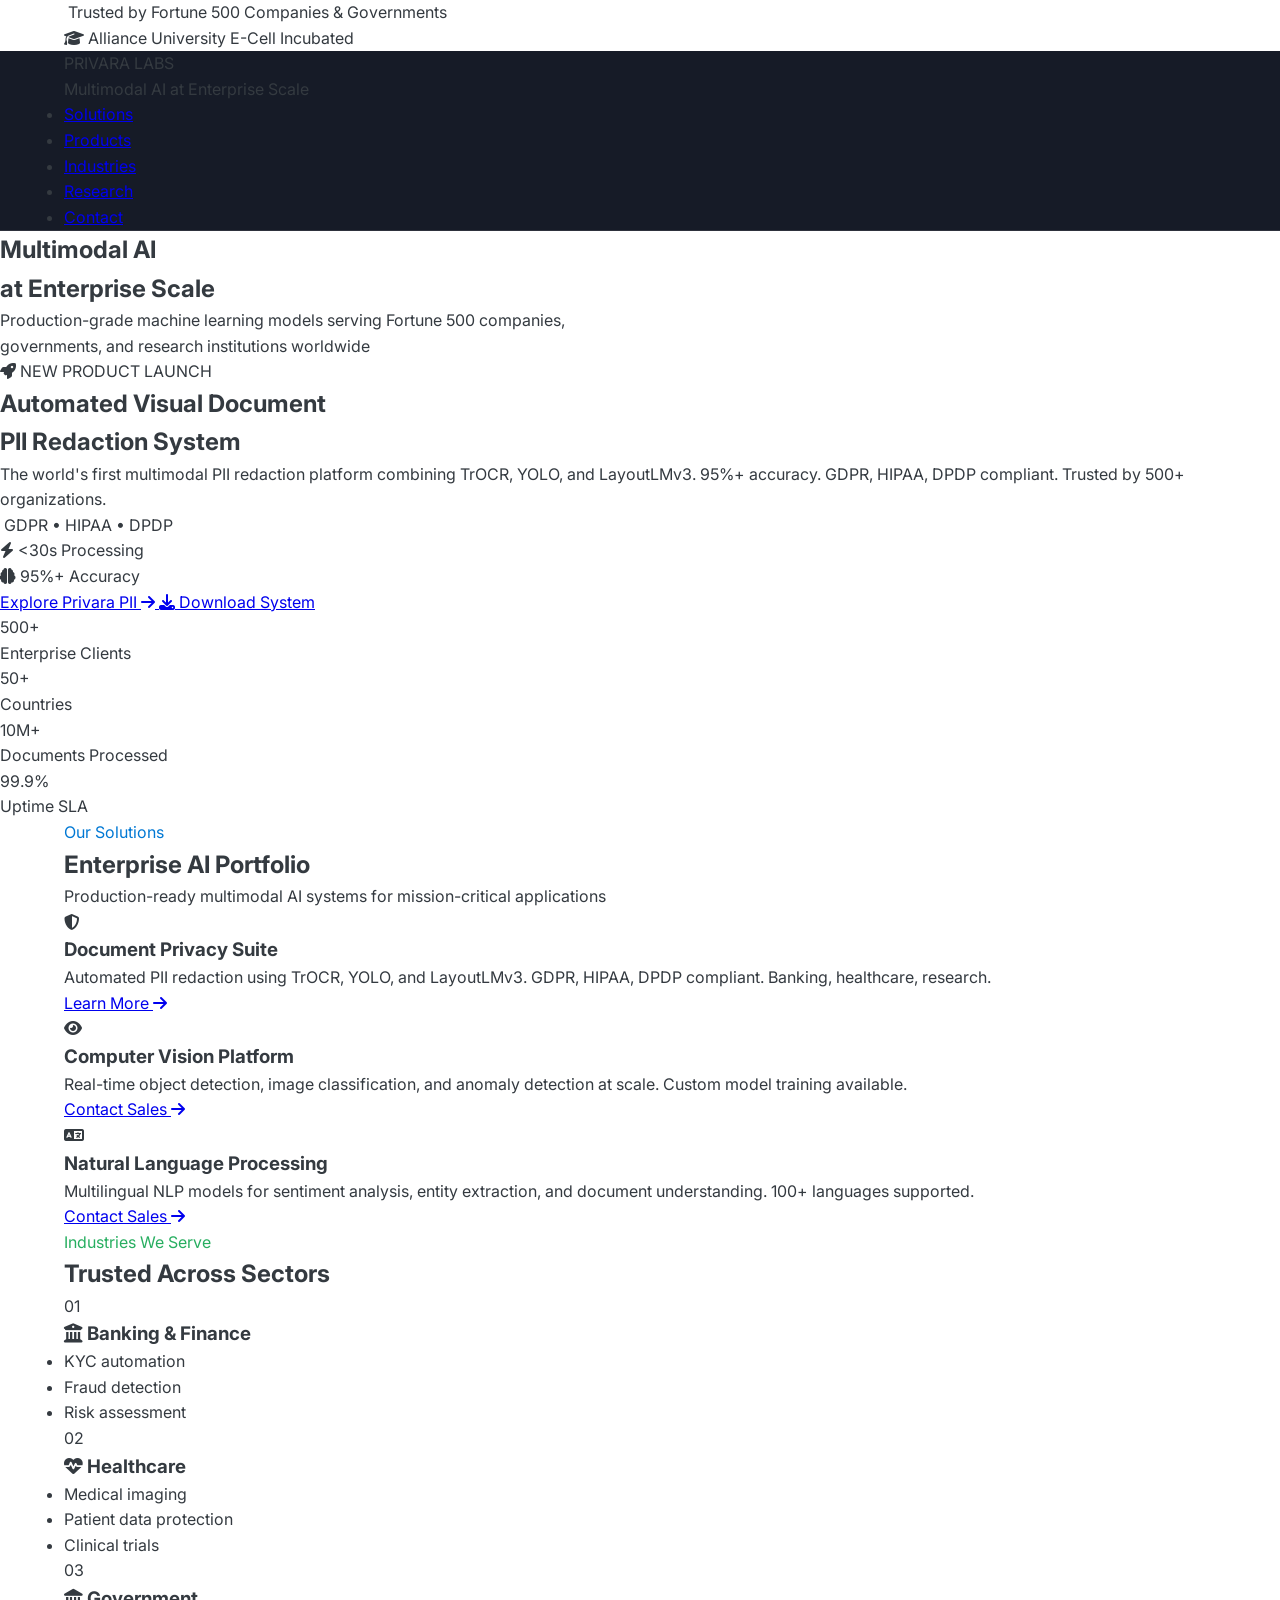
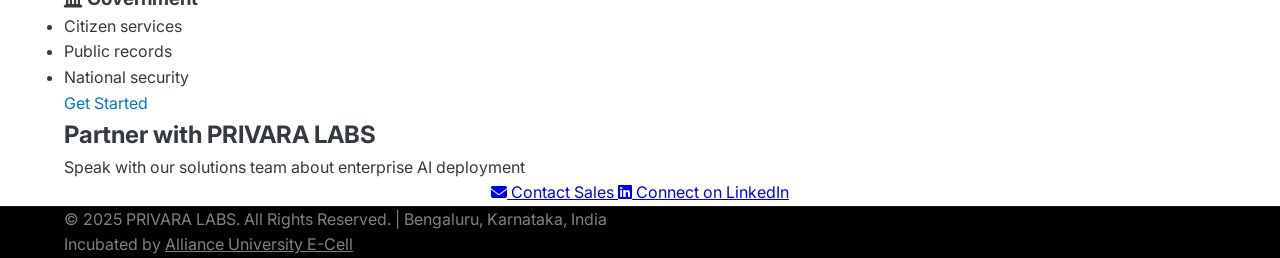
<file: PrivaraLabsHomePage.html>
<!DOCTYPE html>
<html lang="en">
<head>
  <meta charset="UTF-8">
  <meta name="viewport" content="width=device-width, initial-scale=1.0">
  <title>PRIVARA LABS | Multimodal AI Solutions at Enterprise Scale</title>
  <meta name="description" content="PRIVARA LABS delivers production-grade multimodal AI models for Fortune 500 companies, governments, and research institutions worldwide.">
  
  <link rel="preconnect" href="https://fonts.googleapis.com">
  <link rel="preconnect" href="https://fonts.gstatic.com" crossorigin>
  <link href="https://fonts.googleapis.com/css2?family=Inter:wght@300;400;500;600;700;800;900&display=swap" rel="stylesheet">
  <link rel="stylesheet" href="https://cdnjs.cloudflare.com/ajax/libs/font-awesome/6.4.0/css/all.min.css" crossorigin="anonymous" />
  <link rel="stylesheet" href="style.css">
</head>

<body class="dark-theme">

  <!-- TOP BAR -->
  <div class="top-bar dark-bar">
    <div class="container">
      <div class="top-bar-content">
        <div class="top-bar-left">
          <span><i class="fas fa-shield-check"></i> Trusted by Fortune 500 Companies & Governments</span>
        </div>
        <div class="top-bar-right">
          <span><i class="fas fa-graduation-cap"></i> Alliance University E-Cell Incubated</span>
        </div>
      </div>
    </div>
  </div>

  <!-- NAVIGATION -->
  <nav class="dark-nav">
    <div class="container">
      <div class="nav-wrapper">
        <div class="logo">
          <div class="logo-text">
            <div class="logo-primary dark-logo">PRIVARA LABS</div>
            <div class="logo-tagline">Multimodal AI at Enterprise Scale</div>
          </div>
        </div>

        <ul class="nav-menu dark-menu">
          <li><a href="#solutions">Solutions</a></li>
          <li><a href="#products">Products</a></li>
          <li><a href="#industries">Industries</a></li>
          <li><a href="https://github.com/ssundxr/PII_Redaction" target="_blank">Research</a></li>
          <li><a href="#contact" class="btn-nav-dark">Contact</a></li>
        </ul>
      </div>
    </div>
  </nav>

  <!-- HERO SECTION -->
  <section class="hero-full">
    <div class="hero-full-content">
      <h1 class="hero-title-dark">Multimodal AI<br>at Enterprise Scale</h1>
      <p class="tagline-dark">
        Production-grade machine learning models serving Fortune 500 companies,<br>governments, and research institutions worldwide
      </p>

      <!-- Product Announcement -->
      <div class="product-announcement">
        <span class="product-badge">
          <i class="fas fa-rocket"></i> NEW PRODUCT LAUNCH
        </span>
        
        <h2>Automated Visual Document<br>PII Redaction System</h2>
        
        <p>
          The world's first multimodal PII redaction platform combining TrOCR, YOLO, and LayoutLMv3. 95%+ accuracy. GDPR, HIPAA, DPDP compliant. Trusted by 500+ organizations.
        </p>

        <div class="product-features-quick">
          <div class="feature-quick">
            <i class="fas fa-shield-check"></i>
            <span>GDPR • HIPAA • DPDP</span>
          </div>
          <div class="feature-quick">
            <i class="fas fa-bolt"></i>
            <span>&lt;30s Processing</span>
          </div>
          <div class="feature-quick">
            <i class="fas fa-brain"></i>
            <span>95%+ Accuracy</span>
          </div>
        </div>

        <div class="cta-buttons">
          <a href="privara-pii.html" class="btn-glow">
            <span>Explore Privara PII</span>
            <i class="fas fa-arrow-right"></i>
          </a>
          <a href="https://github.com/ssundxr/PII_Redaction/releases" class="btn-glass">
            <i class="fas fa-download"></i>
            <span>Download System</span>
          </a>
        </div>
      </div>

      <!-- Stats Bar -->
      <div class="stats-bar">
        <div class="stat-box">
          <div class="number">500+</div>
          <div class="label">Enterprise Clients</div>
        </div>
        <div class="stat-box">
          <div class="number">50+</div>
          <div class="label">Countries</div>
        </div>
        <div class="stat-box">
          <div class="number">10M+</div>
          <div class="label">Documents Processed</div>
        </div>
        <div class="stat-box">
          <div class="number">99.9%</div>
          <div class="label">Uptime SLA</div>
        </div>
      </div>
    </div>
  </section>

  <!-- SOLUTIONS SECTION -->
  <section id="solutions" class="section-dark">
    <div class="container">
      <div class="section-header-center">
        <span class="section-subtitle" style="color: #0078d4;">Our Solutions</span>
        <h2 class="dark-heading">Enterprise AI Portfolio</h2>
        <p class="section-desc dark-desc">
          Production-ready multimodal AI systems for mission-critical applications
        </p>
      </div>

      <div class="solutions-grid">
        <div class="solution-card">
          <div class="solution-icon">
            <i class="fas fa-shield-halved"></i>
          </div>
          <h3>Document Privacy Suite</h3>
          <p>
            Automated PII redaction using TrOCR, YOLO, and LayoutLMv3. GDPR, HIPAA, DPDP compliant. Banking, healthcare, research.
          </p>
          <a href="privara-pii.html" class="btn-glass-outline">
            Learn More <i class="fas fa-arrow-right"></i>
          </a>
        </div>

        <div class="solution-card">
          <div class="solution-icon">
            <i class="fas fa-eye"></i>
          </div>
          <h3>Computer Vision Platform</h3>
          <p>
            Real-time object detection, image classification, and anomaly detection at scale. Custom model training available.
          </p>
          <a href="#contact" class="btn-glass-outline">
            Contact Sales <i class="fas fa-arrow-right"></i>
          </a>
        </div>

        <div class="solution-card">
          <div class="solution-icon">
            <i class="fas fa-language"></i>
          </div>
          <h3>Natural Language Processing</h3>
          <p>
            Multilingual NLP models for sentiment analysis, entity extraction, and document understanding. 100+ languages supported.
          </p>
          <a href="#contact" class="btn-glass-outline">
            Contact Sales <i class="fas fa-arrow-right"></i>
          </a>
        </div>
      </div>
    </div>
  </section>

  <!-- INDUSTRIES -->
  <section id="industries" class="section-dark-alt">
    <div class="container">
      <div class="section-header-center">
        <span class="section-subtitle" style="color: #27ae60;">Industries We Serve</span>
        <h2 class="dark-heading">Trusted Across Sectors</h2>
      </div>

      <div class="industry-grid-home">
        <div class="industry-card-dark">
          <div class="industry-number-dark">01</div>
          <h3>
            <i class="fas fa-university"></i>
            <span>Banking & Finance</span>
          </h3>
          <ul class="industry-list-dark">
            <li>KYC automation</li>
            <li>Fraud detection</li>
            <li>Risk assessment</li>
          </ul>
        </div>

        <div class="industry-card-dark">
          <div class="industry-number-dark">02</div>
          <h3>
            <i class="fas fa-heartbeat"></i>
            <span>Healthcare</span>
          </h3>
          <ul class="industry-list-dark">
            <li>Medical imaging</li>
            <li>Patient data protection</li>
            <li>Clinical trials</li>
          </ul>
        </div>

        <div class="industry-card-dark">
          <div class="industry-number-dark">03</div>
          <h3>
            <i class="fas fa-landmark"></i>
            <span>Government</span>
          </h3>
          <ul class="industry-list-dark">
            <li>Citizen services</li>
            <li>Public records</li>
            <li>National security</li>
          </ul>
        </div>
      </div>
    </div>
  </section>

  <!-- CONTACT -->
  <section id="contact" class="section-dark">
    <div class="container">
      <div class="section-header-center">
        <span class="section-subtitle" style="color: #0078d4;">Get Started</span>
        <h2 class="dark-heading">Partner with PRIVARA LABS</h2>
        <p class="section-desc dark-desc">
          Speak with our solutions team about enterprise AI deployment
        </p>
      </div>

      <div style="text-align: center; margin-top: var(--space-12);">
        <a href="mailto:sundxrr@gmail.com" class="btn-glow" style="margin-right: var(--space-4);">
          <i class="fas fa-envelope"></i>
          <span>Contact Sales</span>
        </a>
        <a href="https://www.linkedin.com/in/sundxrr" target="_blank" class="btn-glass">
          <i class="fab fa-linkedin"></i>
          <span>Connect on LinkedIn</span>
        </a>
      </div>
    </div>
  </section>

  <!-- FOOTER -->
  <footer class="dark-footer">
    <div class="container">
      <div class="footer-bottom">
        <p>
          &copy; 2025 PRIVARA LABS. All Rights Reserved. | Bengaluru, Karnataka, India<br>
          Incubated by <a href="https://allianceuniversity.edu.in" target="_blank" style="color: #0078d4;">Alliance University E-Cell</a>
        </p>
      </div>
    </div>
  </footer>

  <script>
    document.querySelectorAll('a[href^="#"]').forEach(anchor => {
      anchor.addEventListener('click', function (e) {
        e.preventDefault();
        const target = document.querySelector(this.getAttribute('href'));
        if (target) target.scrollIntoView({ behavior: 'smooth', block: 'start' });
      });
    });

    const nav = document.querySelector('nav');
    window.addEventListener('scroll', () => {
      nav.style.background = window.pageYOffset > 100 ? 'rgba(0, 0, 0, 0.98)' : 'rgba(0, 0, 0, 0.95)';
    });
  </script>

</body>
</html>
</file>
<file: style.css>
@import url('https://fonts.googleapis.com/css2?family=Inter:wght@300;400;500;600;700;800&display=swap');

:root {
  --primary-dark: #0a0f1c;
  --primary-blue: #0052cc;
  --primary-blue-light: #0065ff;
  --neutral-50: #f8f9fa;
  --neutral-100: #e9ecef;
  --neutral-200: #dee2e6;
  --neutral-300: #ced4da;
  --neutral-700: #495057;
  --neutral-800: #343a40;
  --neutral-900: #212529;
  --white: #ffffff;
  --success: #28a745;
}

* {
  margin: 0;
  padding: 0;
  box-sizing: border-box;
}

html {
  scroll-behavior: smooth;
  font-size: 16px;
}
/* TOP BAR DARK */
.top-bar-dark {
  background: #000000;
  border-bottom: 1px solid rgba(255, 255, 255, 0.1);
  padding: 0;
}

.top-bar-dark a:hover {
  color: #ffffff !important;
}

body {
  font-family: 'Inter', -apple-system, BlinkMacSystemFont, 'Segoe UI', sans-serif;
  line-height: 1.6;
  color: var(--neutral-800);
  background: var(--white);
  -webkit-font-smoothing: antialiased;
}

.container {
  max-width: 1200px;
  margin: 0 auto;
  padding: 0 24px;
}

.container-nav {
  max-width: 1400px;
  margin: 0 auto;
  padding: 0 40px;
}

.container-hero {
  max-width: 1000px;
  margin: 0 auto;
  padding: 0 24px;
}

.enterprise-nav {
  position: fixed;
  top: 0;
  width: 100%;
  background: var(--white);
  border-bottom: 1px solid var(--neutral-200);
  z-index: 1000;
  transition: all 0.3s ease;
}

.enterprise-nav.scrolled {
  box-shadow: 0 2px 12px rgba(0,0,0,0.08);
}

.container-nav {
  display: flex;
  justify-content: space-between;
  align-items: center;
  height: 72px;
}

.nav-brand {
  display: flex;
  align-items: center;
}

.brand-name {
  font-size: 20px;
  font-weight: 700;
  color: var(--primary-dark);
  letter-spacing: -0.02em;
}

.nav-links {
  display: flex;
  list-style: none;
  gap: 32px;
  align-items: center;
}

.nav-links a {
  color: var(--neutral-700);
  text-decoration: none;
  font-size: 15px;
  font-weight: 500;
  transition: color 0.2s;
}

.nav-links a:hover {
  color: var(--primary-blue);
}

.nav-cta {
  background: var(--primary-blue) !important;
  color: var(--white) !important;
  padding: 8px 20px !important;
  border-radius: 6px !important;
  font-weight: 600 !important;
}

.nav-cta:hover {
  background: var(--primary-blue-light) !important;
}

.hero-enterprise {
  padding: 160px 0 100px;
  background: linear-gradient(180deg, var(--neutral-50) 0%, var(--white) 100%);
}

.hero-content-enterprise {
  text-align: center;
}

.hero-title-main {
  font-size: 52px;
  font-weight: 700;
  color: var(--primary-dark);
  line-height: 1.15;
  margin-bottom: 24px;
  letter-spacing: -0.03em;
}

.hero-subtitle {
  font-size: 20px;
  color: var(--neutral-700);
  margin-bottom: 48px;
  max-width: 700px;
  margin-left: auto;
  margin-right: auto;
  line-height: 1.6;
}

.hero-stats-inline {
  display: flex;
  justify-content: center;
  gap: 48px;
  margin-bottom: 48px;
  padding: 32px 0;
  border-top: 1px solid var(--neutral-200);
  border-bottom: 1px solid var(--neutral-200);
}

.stat-inline {
  display: flex;
  flex-direction: column;
  align-items: center;
}

.stat-number {
  font-size: 32px;
  font-weight: 700;
  color: var(--primary-blue);
  line-height: 1;
  margin-bottom: 8px;
}

.stat-label {
  font-size: 13px;
  color: var(--neutral-700);
  font-weight: 500;
  text-transform: uppercase;
  letter-spacing: 0.05em;
}

.hero-actions {
  display: flex;
  gap: 16px;
  justify-content: center;
}

.btn-primary-enterprise {
  background: var(--primary-blue);
  color: var(--white);
  padding: 14px 32px;
  border-radius: 6px;
  text-decoration: none;
  font-weight: 600;
  font-size: 15px;
  transition: all 0.2s;
  display: inline-block;
}

.btn-primary-enterprise:hover {
  background: var(--primary-blue-light);
  transform: translateY(-1px);
}

.btn-secondary-enterprise {
  background: var(--white);
  color: var(--primary-blue);
  padding: 14px 32px;
  border-radius: 6px;
  text-decoration: none;
  font-weight: 600;
  font-size: 15px;
  border: 2px solid var(--primary-blue);
  transition: all 0.2s;
  display: inline-block;
}

.btn-secondary-enterprise:hover {
  background: var(--neutral-50);
}

.trust-bar {
  background: var(--primary-dark);
  padding: 32px 0;
}

.trust-text {
  text-align: center;
  color: var(--neutral-300);
  font-size: 13px;
  text-transform: uppercase;
  letter-spacing: 0.1em;
  margin-bottom: 24px;
  font-weight: 600;
}

.trust-badges {
  display: flex;
  justify-content: center;
  gap: 48px;
  flex-wrap: wrap;
}

.badge-item {
  display: flex;
  align-items: center;
  gap: 12px;
  color: var(--white);
  font-size: 14px;
  font-weight: 600;
}

.badge-item i {
  font-size: 20px;
  color: var(--success);
}

.section-white-enterprise {
  padding: 120px 0;
  background: var(--white);
}

.section-gray-enterprise {
  padding: 120px 0;
  background: var(--neutral-50);
}

.section-header-enterprise {
  text-align: center;
  margin-bottom: 80px;
}

.section-label {
  display: inline-block;
  font-size: 13px;
  text-transform: uppercase;
  letter-spacing: 0.1em;
  color: var(--primary-blue);
  font-weight: 700;
  margin-bottom: 16px;
}

.section-label-white {
  color: var(--neutral-300);
}

.section-header-enterprise h2 {
  font-size: 40px;
  font-weight: 700;
  color: var(--primary-dark);
  margin-bottom: 16px;
  letter-spacing: -0.02em;
}

.section-description {
  font-size: 18px;
  color: var(--neutral-700);
  max-width: 600px;
  margin: 0 auto;
}

.solutions-enterprise-grid {
  display: grid;
  grid-template-columns: repeat(auto-fit, minmax(340px, 1fr));
  gap: 32px;
}

.solution-enterprise-card {
  background: var(--white);
  padding: 40px;
  border-radius: 8px;
  border: 1px solid var(--neutral-200);
  transition: all 0.3s;
}

.solution-enterprise-card:hover {
  box-shadow: 0 8px 24px rgba(0,0,0,0.08);
  transform: translateY(-4px);
}

.solution-icon-enterprise {
  width: 56px;
  height: 56px;
  background: var(--neutral-50);
  border-radius: 8px;
  display: flex;
  align-items: center;
  justify-content: center;
  margin-bottom: 24px;
}

.solution-icon-enterprise i {
  font-size: 24px;
  color: var(--primary-blue);
}

.solution-enterprise-card h3 {
  font-size: 22px;
  font-weight: 700;
  color: var(--primary-dark);
  margin-bottom: 16px;
}

.solution-enterprise-card p {
  color: var(--neutral-700);
  line-height: 1.7;
  margin-bottom: 24px;
}

.feature-list-enterprise {
  list-style: none;
  margin-bottom: 24px;
}

.feature-list-enterprise li {
  padding: 8px 0;
  color: var(--neutral-700);
  font-size: 14px;
  position: relative;
  padding-left: 24px;
}

.feature-list-enterprise li::before {
  content: "✓";
  position: absolute;
  left: 0;
  color: var(--success);
  font-weight: 700;
}

.link-enterprise {
  color: var(--primary-blue);
  text-decoration: none;
  font-weight: 600;
  font-size: 15px;
  display: inline-flex;
  align-items: center;
  gap: 8px;
  transition: gap 0.2s;
}

.link-enterprise:hover {
  gap: 12px;
}

.industry-enterprise-grid {
  display: grid;
  grid-template-columns: repeat(auto-fit, minmax(280px, 1fr));
  gap: 32px;
}

.industry-enterprise-card {
  background: var(--white);
  padding: 32px;
  border-radius: 8px;
  border: 1px solid var(--neutral-200);
  transition: all 0.3s;
}

.industry-enterprise-card:hover {
  box-shadow: 0 8px 24px rgba(0,0,0,0.08);
  transform: translateY(-4px);
}

.industry-header-enterprise {
  display: flex;
  align-items: center;
  gap: 16px;
  margin-bottom: 16px;
}

.industry-header-enterprise i {
  font-size: 28px;
  color: var(--primary-blue);
}

.industry-header-enterprise h3 {
  font-size: 20px;
  font-weight: 700;
  color: var(--primary-dark);
}

.industry-enterprise-card p {
  color: var(--neutral-700);
  line-height: 1.7;
  margin-bottom: 24px;
}

.compliance-tags {
  display: flex;
  gap: 8px;
  flex-wrap: wrap;
}

.tag {
  background: var(--neutral-100);
  color: var(--neutral-800);
  padding: 6px 12px;
  border-radius: 4px;
  font-size: 12px;
  font-weight: 600;
}

.tech-grid-enterprise {
  display: grid;
  grid-template-columns: repeat(auto-fit, minmax(260px, 1fr));
  gap: 32px;
}

.tech-card-enterprise {
  background: var(--neutral-50);
  padding: 32px;
  border-radius: 8px;
  border: 1px solid var(--neutral-200);
}

.tech-card-enterprise h4 {
  font-size: 18px;
  font-weight: 700;
  color: var(--primary-dark);
  margin-bottom: 20px;
}

.tech-card-enterprise ul {
  list-style: none;
}

.tech-card-enterprise li {
  padding: 8px 0;
  color: var(--neutral-700);
  font-size: 14px;
  position: relative;
  padding-left: 24px;
}

.tech-card-enterprise li::before {
  content: "•";
  position: absolute;
  left: 0;
  color: var(--primary-blue);
  font-weight: 700;
  font-size: 20px;
  line-height: 1;
}

.insights-grid {
  display: grid;
  grid-template-columns: repeat(auto-fit, minmax(400px, 1fr));
  gap: 32px;
}

.insight-card {
  background: var(--white);
  padding: 40px;
  border-radius: 8px;
  border: 1px solid var(--neutral-200);
  transition: all 0.3s;
}

.insight-card:hover {
  box-shadow: 0 8px 24px rgba(0,0,0,0.08);
  transform: translateY(-4px);
}

.insight-meta {
  font-size: 12px;
  text-transform: uppercase;
  letter-spacing: 0.1em;
  color: var(--primary-blue);
  font-weight: 700;
  margin-bottom: 16px;
}

.insight-card h3 {
  font-size: 22px;
  font-weight: 700;
  color: var(--primary-dark);
  margin-bottom: 16px;
}

.insight-card p {
  color: var(--neutral-700);
  line-height: 1.7;
  margin-bottom: 24px;
}

.section-contact-enterprise {
  padding: 120px 0;
  background: var(--primary-dark);
  color: var(--white);
}

.section-contact-enterprise h2 {
  color: var(--white);
  font-size: 36px;
  margin-bottom: 16px;
}

.section-contact-enterprise p {
  color: var(--neutral-300);
  font-size: 16px;
  margin-bottom: 40px;
}

.contact-enterprise-layout {
  display: grid;
  grid-template-columns: 1fr 1.5fr;
  gap: 80px;
}

.contact-methods {
  display: flex;
  flex-direction: column;
  gap: 24px;
  margin-bottom: 40px;
}

.contact-method {
  display: flex;
  gap: 16px;
}

.contact-method i {
  font-size: 24px;
  color: var(--primary-blue);
  flex-shrink: 0;
}

.contact-method strong {
  display: block;
  color: var(--white);
  margin-bottom: 4px;
  font-weight: 600;
}

.contact-method a,
.contact-method span {
  color: var(--neutral-300);
  text-decoration: none;
}

.contact-method a:hover {
  color: var(--white);
}

.social-enterprise {
  display: flex;
  gap: 16px;
}

.social-enterprise a {
  width: 48px;
  height: 48px;
  background: rgba(255,255,255,0.1);
  border-radius: 6px;
  display: flex;
  align-items: center;
  justify-content: center;
  color: var(--white);
  font-size: 20px;
  transition: all 0.2s;
}

.social-enterprise a:hover {
  background: var(--primary-blue);
}

.contact-form-enterprise {
  background: rgba(255,255,255,0.05);
  padding: 40px;
  border-radius: 8px;
  border: 1px solid rgba(255,255,255,0.1);
}

.form-row {
  display: grid;
  grid-template-columns: 1fr 1fr;
  gap: 16px;
  margin-bottom: 16px;
}

.form-group {
  margin-bottom: 16px;
}

.form-group label {
  display: block;
  color: var(--white);
  font-size: 14px;
  font-weight: 600;
  margin-bottom: 8px;
}

.form-group input,
.form-group select,
.form-group textarea {
  width: 100%;
  padding: 12px 16px;
  background: rgba(255,255,255,0.1);
  border: 1px solid rgba(255,255,255,0.2);
  border-radius: 6px;
  color: var(--white);
  font-family: inherit;
  font-size: 15px;
  transition: all 0.2s;
}

.form-group input:focus,
.form-group select:focus,
.form-group textarea:focus {
  outline: none;
  background: rgba(255,255,255,0.15);
  border-color: var(--primary-blue);
}

.form-group textarea {
  resize: vertical;
}

.btn-submit-enterprise {
  width: 100%;
  background: var(--primary-blue);
  color: var(--white);
  padding: 14px;
  border: none;
  border-radius: 6px;
  font-size: 15px;
  font-weight: 600;
  cursor: pointer;
  transition: all 0.2s;
  font-family: inherit;
}

.btn-submit-enterprise:hover {
  background: var(--primary-blue-light);
}

.footer-enterprise {
  background: var(--neutral-900);
  padding: 60px 0 32px;
  color: var(--neutral-300);
}

.footer-content-enterprise {
  display: grid;
  grid-template-columns: 2fr 1fr 1fr 1fr;
  gap: 48px;
  margin-bottom: 48px;
}

.footer-brand {
  font-size: 18px;
  font-weight: 700;
  color: var(--white);
  display: block;
  margin-bottom: 16px;
}

.footer-col-enterprise p {
  color: var(--neutral-300);
  line-height: 1.7;
}

.footer-col-enterprise h4 {
  color: var(--white);
  font-size: 14px;
  font-weight: 700;
  margin-bottom: 16px;
  text-transform: uppercase;
  letter-spacing: 0.05em;
}

.footer-col-enterprise ul {
  list-style: none;
}

.footer-col-enterprise li {
  margin-bottom: 12px;
}

.footer-col-enterprise a {
  color: var(--neutral-300);
  text-decoration: none;
  font-size: 14px;
  transition: color 0.2s;
}

.footer-col-enterprise a:hover {
  color: var(--white);
}

.footer-bottom-enterprise {
  display: flex;
  justify-content: space-between;
  align-items: center;
  padding-top: 32px;
  border-top: 1px solid rgba(255,255,255,0.1);
}

.footer-bottom-enterprise p {
  font-size: 14px;
  color: var(--neutral-300);
}

.footer-links-enterprise {
  display: flex;
  gap: 24px;
}

.footer-links-enterprise a {
  color: var(--neutral-300);
  text-decoration: none;
  font-size: 14px;
  transition: color 0.2s;
}

.footer-links-enterprise a:hover {
  color: var(--white);
}

@media (max-width: 1024px) {
  .contact-enterprise-layout {
    grid-template-columns: 1fr;
    gap: 48px;
  }
  
  .footer-content-enterprise {
    grid-template-columns: 1fr 1fr;
  }
  
  .insights-grid {
    grid-template-columns: 1fr;
  }
}

@media (max-width: 768px) {
  .nav-links {
    display: none;
  }
  
  .hero-title-main {
    font-size: 36px;
  }
  
  .hero-subtitle {
    font-size: 18px;
  }
  
  .hero-stats-inline {
    flex-direction: column;
    gap: 24px;
  }
  
  .hero-actions {
    flex-direction: column;
  }
  
  .section-header-enterprise h2 {
    font-size: 32px;
  }
  
  .form-row {
    grid-template-columns: 1fr;
  }
  
  .footer-content-enterprise {
    grid-template-columns: 1fr;
  }
  
  .footer-bottom-enterprise {
    flex-direction: column;
    gap: 16px;
    text-align: center;
  }
}
/* DARK MODE STYLES */
body.dark-mode {
  background: #000000;
  color: #e0e0e0;
}

.dark-nav {
  background: rgba(10, 15, 28, 0.95) !important;
  border-bottom: 1px solid rgba(255, 255, 255, 0.1) !important;
}

.dark-nav .brand-name {
  color: #ffffff !important;
}

.dark-nav .nav-links a {
  color: #b0b0b0 !important;
}

.dark-nav .nav-links a:hover {
  color: #ffffff !important;
}

.dark-hero {
  background: linear-gradient(180deg, #000000 0%, #0a0f1c 100%) !important;
}

.dark-hero .hero-title-main {
  color: #ffffff !important;
}

.dark-hero .hero-subtitle {
  color: #b0b0b0 !important;
}

.dark-hero .stat-inline .stat-label {
  color: #808080 !important;
}

.section-dark-enterprise {
  background: #0a0a0a !important;
}

.section-darker-enterprise {
  background: #000000 !important;
}

.section-dark-enterprise .section-header-enterprise h2,
.section-darker-enterprise .section-header-enterprise h2 {
  color: #ffffff !important;
}

.section-dark-enterprise .section-description,
.section-darker-enterprise .section-description {
  color: #b0b0b0 !important;
}

.dark-card {
  background: rgba(255, 255, 255, 0.03) !important;
  border: 1px solid rgba(255, 255, 255, 0.1) !important;
}

.dark-card:hover {
  background: rgba(255, 255, 255, 0.06) !important;
  border-color: rgba(0, 82, 204, 0.5) !important;
}

.dark-card h3, .dark-card h4 {
  color: #ffffff !important;
}

.dark-card p, .dark-card li {
  color: #b0b0b0 !important;
}

.dark-card .link-enterprise {
  color: #50a0e0 !important;
}

.dark-tag {
  background: rgba(0, 82, 204, 0.2) !important;
  color: #50a0e0 !important;
  border: 1px solid rgba(0, 82, 204, 0.3) !important;
}

.section-contact-dark {
  background: #0a0a0a !important;
  padding: 120px 0 !important;
}

.dark-footer {
  background: #000000 !important;
  border-top: 1px solid rgba(255, 255, 255, 0.1) !important;
}

.dark-footer .footer-brand,
.dark-footer h4 {
  color: #ffffff !important;
}

.dark-footer p,
.dark-footer a {
  color: #808080 !important;
}

.dark-footer a:hover {
  color: #ffffff !important;
}

.insight-meta {
  color: #50a0e0 !important;
}

.tech-card-enterprise.dark-card li::before {
  color: #50a0e0 !important;
}
/* PRODUCT LAUNCH BOX */
.product-launch-box {
  background: linear-gradient(135deg, rgba(0, 82, 204, 0.1) 0%, rgba(80, 160, 224, 0.1) 100%);
  border: 2px solid rgba(80, 160, 224, 0.3);
  border-radius: 16px;
  padding: 40px;
  margin: 48px 0;
  text-align: center;
  position: relative;
  backdrop-filter: blur(10px);
  box-shadow: 0 8px 32px rgba(0, 82, 204, 0.2);
}

.launch-badge {
  display: inline-flex;
  align-items: center;
  gap: 8px;
  background: linear-gradient(135deg, #0052cc, #50a0e0);
  color: #ffffff;
  padding: 8px 24px;
  border-radius: 50px;
  font-size: 12px;
  font-weight: 800;
  text-transform: uppercase;
  letter-spacing: 0.1em;
  margin-bottom: 24px;
  box-shadow: 0 4px 16px rgba(0, 82, 204, 0.4);
  animation: pulse-badge 2s infinite;
}

@keyframes pulse-badge {
  0%, 100% {
    transform: scale(1);
    box-shadow: 0 4px 16px rgba(0, 82, 204, 0.4);
  }
  50% {
    transform: scale(1.05);
    box-shadow: 0 6px 24px rgba(0, 82, 204, 0.6);
  }
}

.launch-badge i {
  font-size: 14px;
}

.product-launch-box h2 {
  color: #ffffff;
  font-size: 32px;
  font-weight: 800;
  margin-bottom: 16px;
  line-height: 1.2;
}

.product-launch-box p {
  color: #b0b0b0;
  font-size: 16px;
  margin-bottom: 32px;
  line-height: 1.6;
}

.btn-explore {
  background: linear-gradient(135deg, #0052cc, #50a0e0);
  color: #ffffff;
  padding: 16px 48px;
  border-radius: 8px;
  border: none;
  font-size: 16px;
  font-weight: 700;
  cursor: pointer;
  display: inline-flex;
  align-items: center;
  gap: 12px;
  transition: all 0.3s ease;
  box-shadow: 0 4px 20px rgba(0, 82, 204, 0.3);
}

.btn-explore:hover {
  transform: translateY(-2px);
  box-shadow: 0 8px 32px rgba(0, 82, 204, 0.5);
}

.btn-explore i {
  transition: transform 0.3s ease;
}

.btn-explore:hover i {
  transform: translateX(5px);
}

@keyframes bounce-continuous {
  0%, 100% {
    transform: translateY(0);
  }
  50% {
    transform: translateY(-8px);
  }
}

@keyframes glow-pulse {
  0%, 100% {
    box-shadow: 0 0 0 0 rgba(80, 160, 224, 0.4);
    background: rgba(80, 160, 224, 0.1);
  }
  50% {
    box-shadow: 0 0 20px 5px rgba(80, 160, 224, 0.6);
    background: rgba(80, 160, 224, 0.25);
  }
}

.learn-more-pulse {
  animation: bounce-continuous 1.5s ease-in-out infinite, glow-pulse 2s ease-in-out infinite;
  padding: 12px 20px !important;
  border-radius: 8px !important;
  transition: all 0.3s ease;
}

/* FOUNDER SHOWCASE SECTION */
.founder-showcase {
  background: linear-gradient(180deg, #0a0a0a 0%, #000000 100%);
  padding: 100px 0;
  border-top: 1px solid rgba(255, 255, 255, 0.1);
  border-bottom: 1px solid rgba(255, 255, 255, 0.1);
}

.founder-showcase-grid {
  display: grid;
  grid-template-columns: 400px 1fr;
  gap: 80px;
  align-items: center;
  margin-bottom: 60px;
}

.founder-image-wrapper {
  position: relative;
}

.founder-image-container {
  position: relative;
}

.founder-photo {
  width: 100%;
  max-width: 350px;
  border-radius: 16px;
  border: 3px solid rgba(80, 160, 224, 0.3);
  box-shadow: 0 20px 60px rgba(0, 82, 204, 0.3);
  transition: all 0.4s ease;
}

.founder-photo:hover {
  transform: translateY(-8px);
  box-shadow: 0 30px 80px rgba(0, 82, 204, 0.5);
  border-color: rgba(80, 160, 224, 0.6);
}

.founder-badge {
  position: absolute;
  bottom: -15px;
  left: 50%;
  transform: translateX(-50%);
  background: linear-gradient(135deg, #0052cc, #50a0e0);
  color: #ffffff;
  padding: 12px 24px;
  border-radius: 50px;
  display: flex;
  align-items: center;
  gap: 8px;
  font-size: 13px;
  font-weight: 700;
  box-shadow: 0 8px 24px rgba(0, 82, 204, 0.4);
  animation: float 3s ease-in-out infinite;
}

@keyframes float {
  0%, 100% { transform: translateX(-50%) translateY(0); }
  50% { transform: translateX(-50%) translateY(-10px); }
}

.founder-info {
  padding: 0 20px;
}

.founder-label {
  font-size: 13px;
  text-transform: uppercase;
  letter-spacing: 0.15em;
  color: #50a0e0;
  font-weight: 700;
  margin-bottom: 12px;
}

.founder-name {
  font-size: 48px;
  font-weight: 800;
  color: #ffffff;
  margin-bottom: 8px;
  line-height: 1.1;
}

.founder-title {
  font-size: 18px;
  color: #808080;
  margin-bottom: 24px;
  font-weight: 500;
}

.founder-bio {
  font-size: 16px;
  line-height: 1.8;
  color: #b0b0b0;
  margin-bottom: 32px;
}

.founder-achievements {
  display: flex;
  flex-direction: column;
  gap: 16px;
  margin-bottom: 40px;
}

.achievement-item {
  display: flex;
  align-items: center;
  gap: 12px;
  color: #b0b0b0;
  font-size: 14px;
  font-weight: 600;
}

.achievement-item i {
  color: #50a0e0;
  font-size: 20px;
  width: 24px;
}

.founder-cta {
  display: flex;
  flex-direction: column;
  gap: 24px;
}

.btn-founder-portfolio {
  background: linear-gradient(135deg, rgba(0, 82, 204, 0.15), rgba(80, 160, 224, 0.15));
  border: 2px solid rgba(80, 160, 224, 0.4);
  border-radius: 12px;
  padding: 24px;
  text-decoration: none;
  transition: all 0.4s ease;
  display: block;
  position: relative;
  overflow: hidden;
}

.btn-founder-portfolio::before {
  content: '';
  position: absolute;
  top: 0;
  left: -100%;
  width: 100%;
  height: 100%;
  background: linear-gradient(90deg, transparent, rgba(80, 160, 224, 0.2), transparent);
  transition: left 0.6s ease;
}

.btn-founder-portfolio:hover::before {
  left: 100%;
}

.btn-founder-portfolio:hover {
  transform: translateY(-4px);
  box-shadow: 0 16px 48px rgba(0, 82, 204, 0.4);
  border-color: rgba(80, 160, 224, 0.8);
  background: linear-gradient(135deg, rgba(0, 82, 204, 0.25), rgba(80, 160, 224, 0.25));
}

.btn-founder-content {
  display: flex;
  align-items: center;
  gap: 20px;
  position: relative;
  z-index: 1;
}

.btn-founder-icon {
  width: 56px;
  height: 56px;
  background: linear-gradient(135deg, #0052cc, #50a0e0);
  border-radius: 12px;
  display: flex;
  align-items: center;
  justify-content: center;
  font-size: 24px;
  color: #ffffff;
  flex-shrink: 0;
  box-shadow: 0 8px 24px rgba(0, 82, 204, 0.3);
}

.btn-founder-text {
  flex: 1;
  display: flex;
  flex-direction: column;
  gap: 4px;
}

.btn-founder-main {
  font-size: 18px;
  font-weight: 700;
  color: #ffffff;
}

.btn-founder-sub {
  font-size: 13px;
  color: #808080;
  font-weight: 500;
}

.btn-founder-arrow {
  font-size: 20px;
  color: #50a0e0;
  transition: transform 0.3s ease;
}

.btn-founder-portfolio:hover .btn-founder-arrow {
  transform: translateX(8px);
}

.founder-social {
  display: flex;
  gap: 12px;
}

.social-icon {
  width: 48px;
  height: 48px;
  background: rgba(255, 255, 255, 0.05);
  border: 1px solid rgba(255, 255, 255, 0.1);
  border-radius: 8px;
  display: flex;
  align-items: center;
  justify-content: center;
  color: #808080;
  font-size: 20px;
  text-decoration: none;
  transition: all 0.3s ease;
}

.social-icon:hover {
  background: rgba(80, 160, 224, 0.2);
  border-color: rgba(80, 160, 224, 0.5);
  color: #50a0e0;
  transform: translateY(-3px);
}

.trust-footer {
  text-align: center;
  padding-top: 40px;
  border-top: 1px solid rgba(255, 255, 255, 0.1);
}

.trust-footer-text {
  font-size: 13px;
  text-transform: uppercase;
  letter-spacing: 0.1em;
  color: #606060;
  font-weight: 700;
  margin-bottom: 20px;
}

.trust-badges-compact {
  display: flex;
  justify-content: center;
  gap: 20px;
  flex-wrap: wrap;
}

.badge-compact {
  display: inline-flex;
  align-items: center;
  gap: 8px;
  background: rgba(255, 255, 255, 0.03);
  border: 1px solid rgba(255, 255, 255, 0.1);
  padding: 8px 16px;
  border-radius: 6px;
  font-size: 12px;
  font-weight: 600;
  color: #808080;
}

.badge-compact i {
  color: #50a0e0;
  font-size: 14px;
}

@media (max-width: 1024px) {
  .founder-showcase-grid {
    grid-template-columns: 1fr;
    gap: 48px;
  }
  
  .founder-photo {
    max-width: 300px;
    margin: 0 auto;
    display: block;
  }
}
video {
  background: #000000;
}

video::-webkit-media-controls-panel {
  background: linear-gradient(transparent, rgba(0,0,0,0.8));
}
</file>
